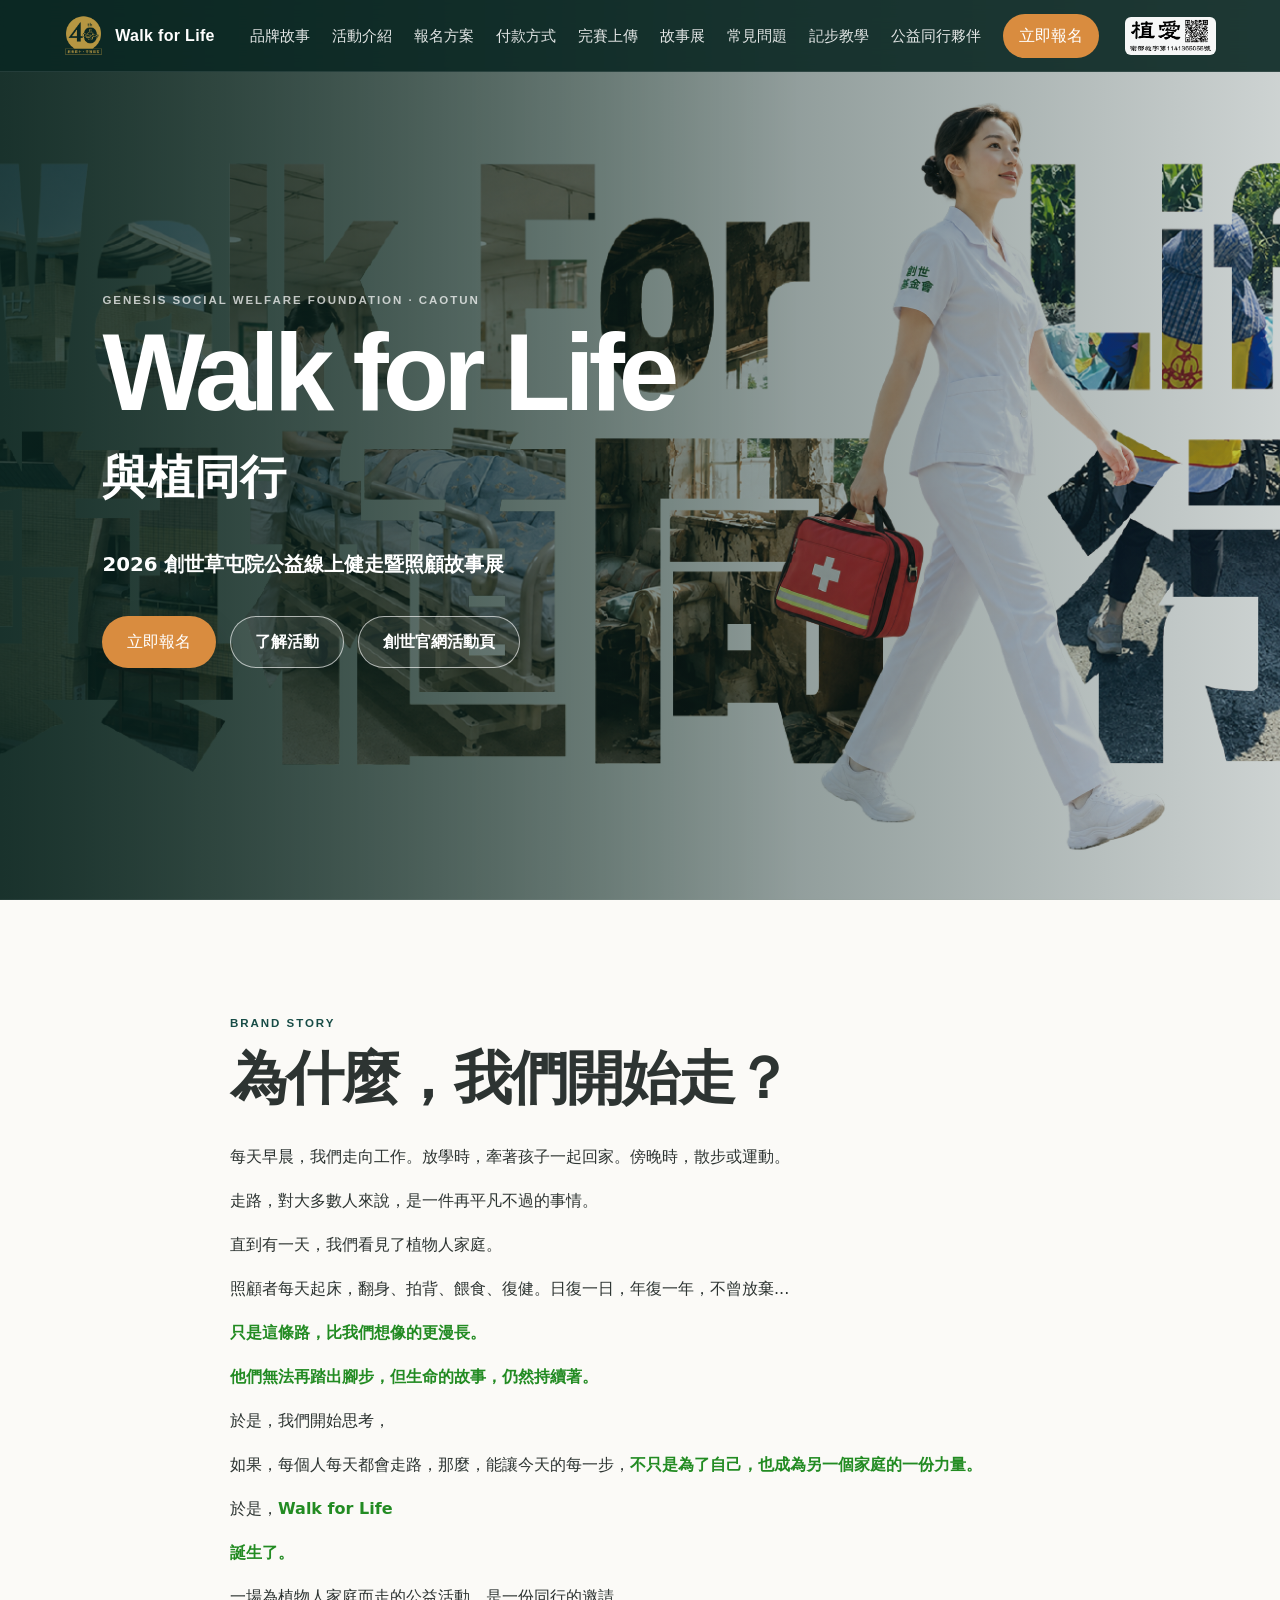
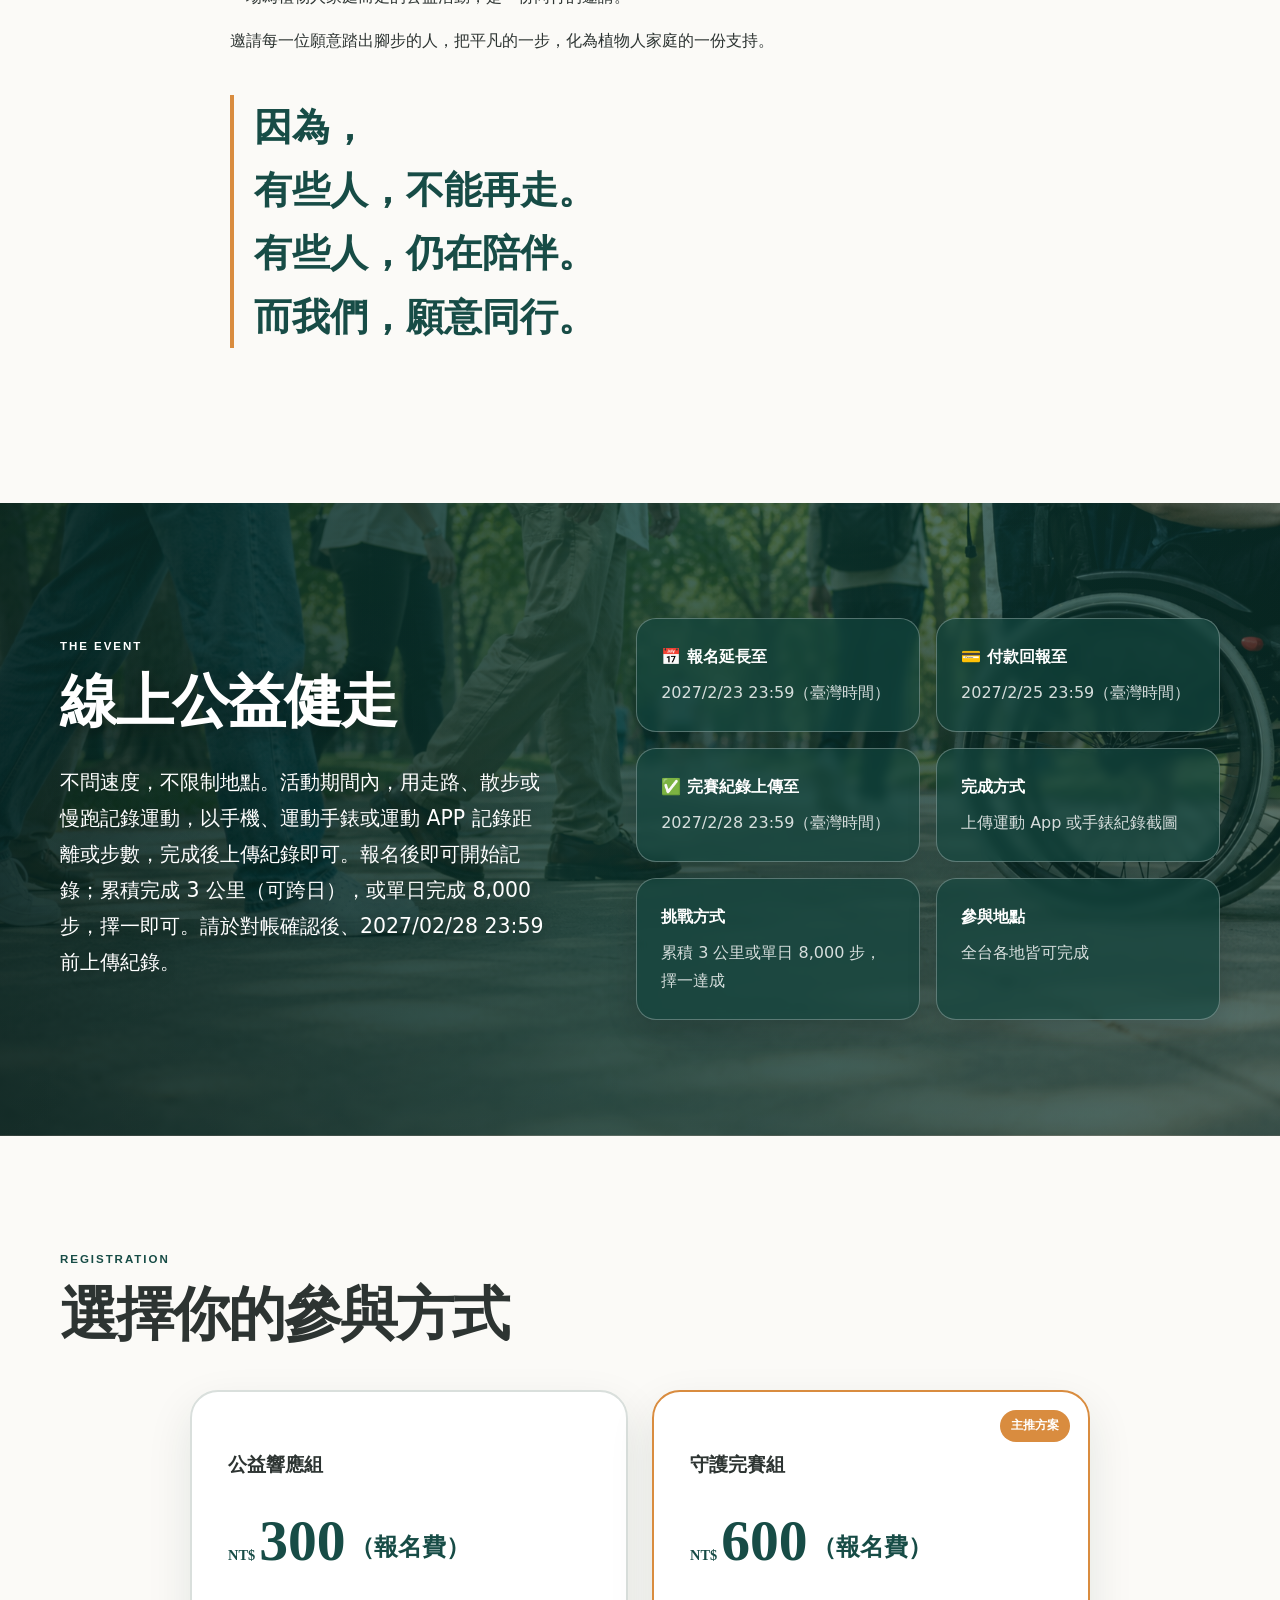
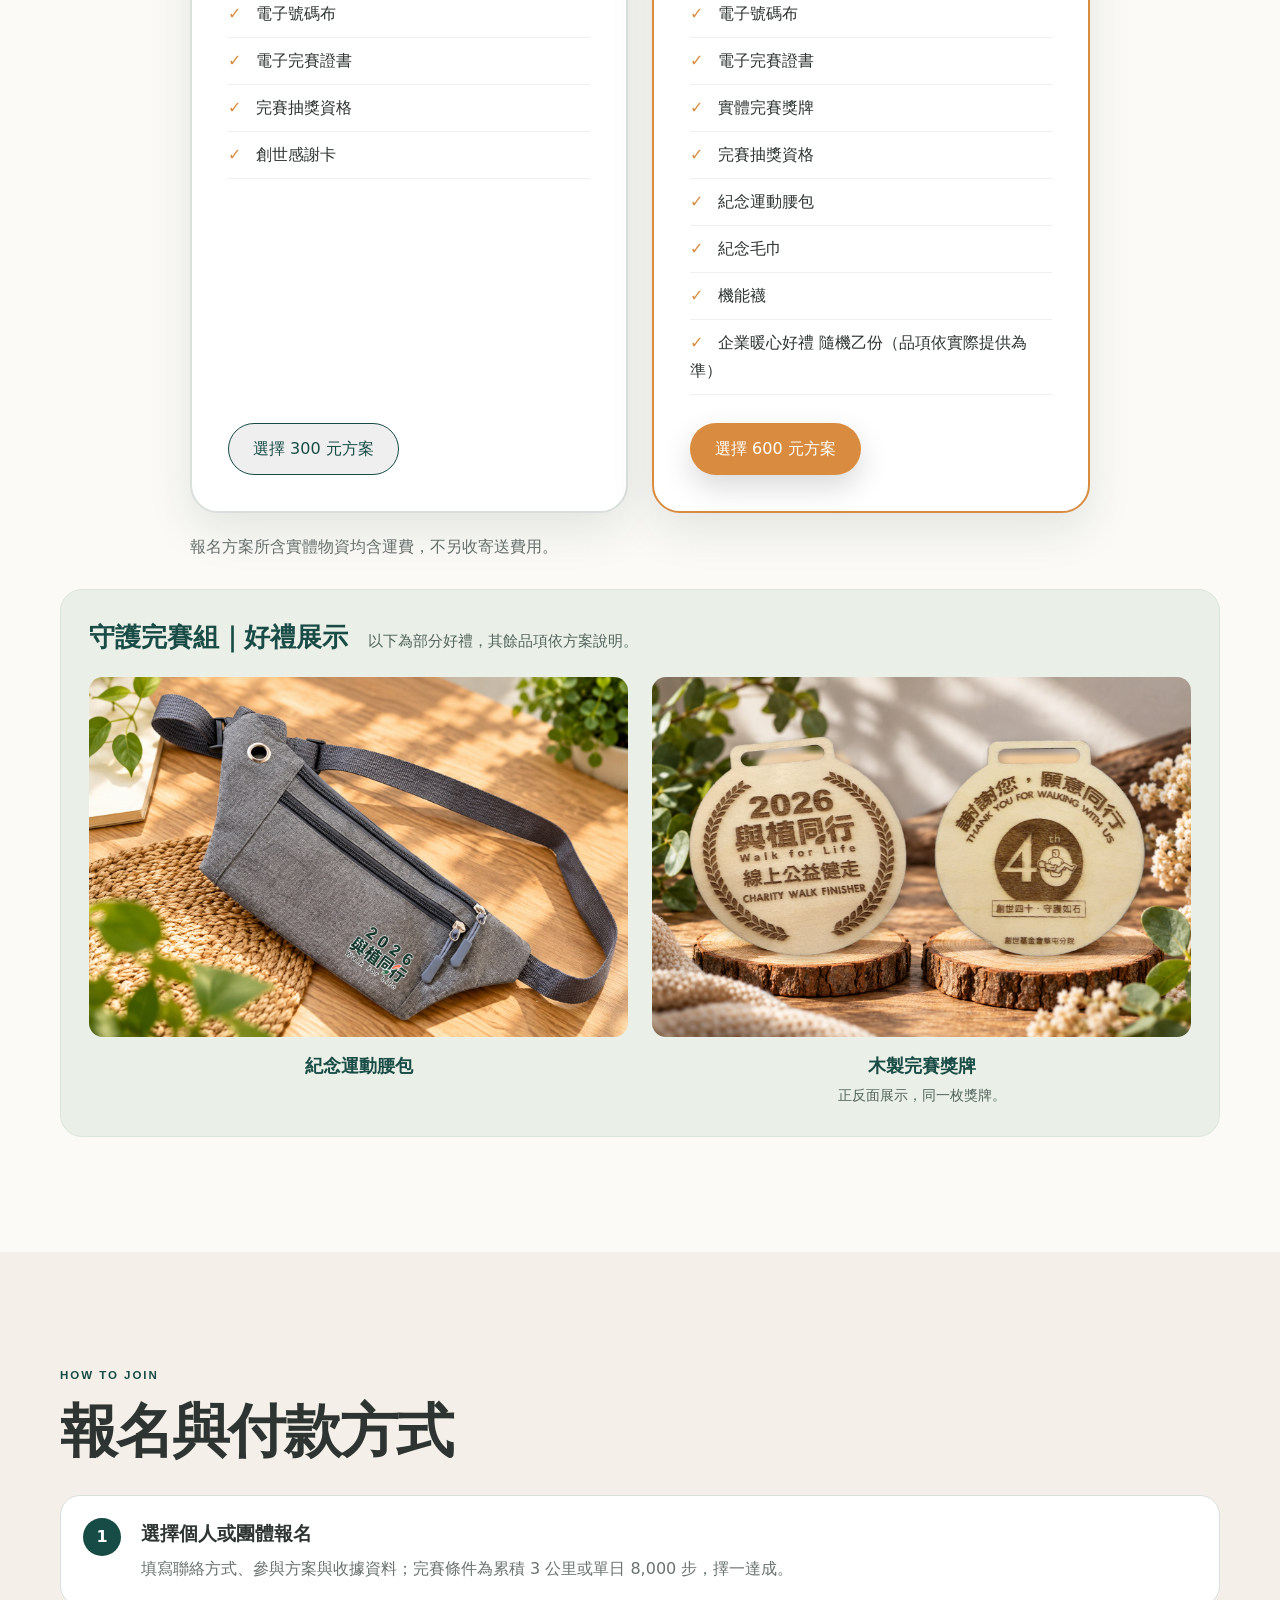
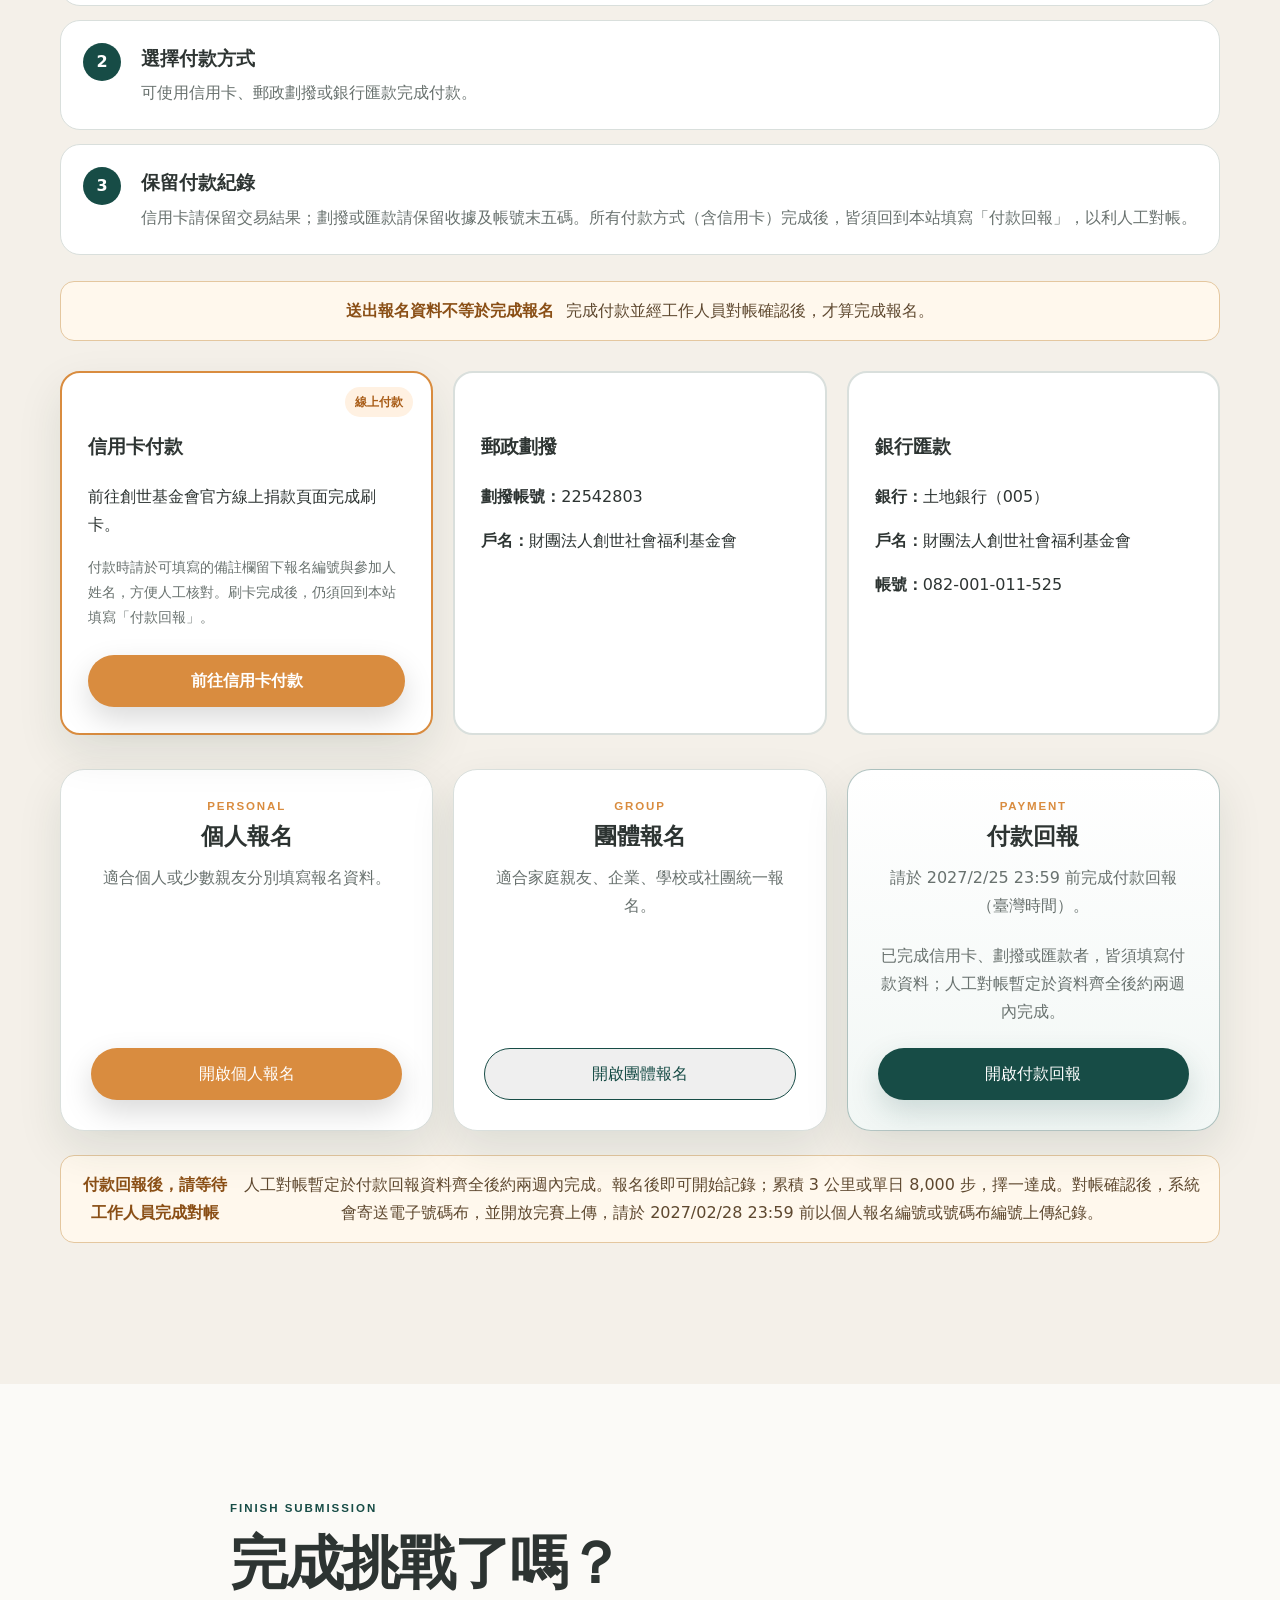
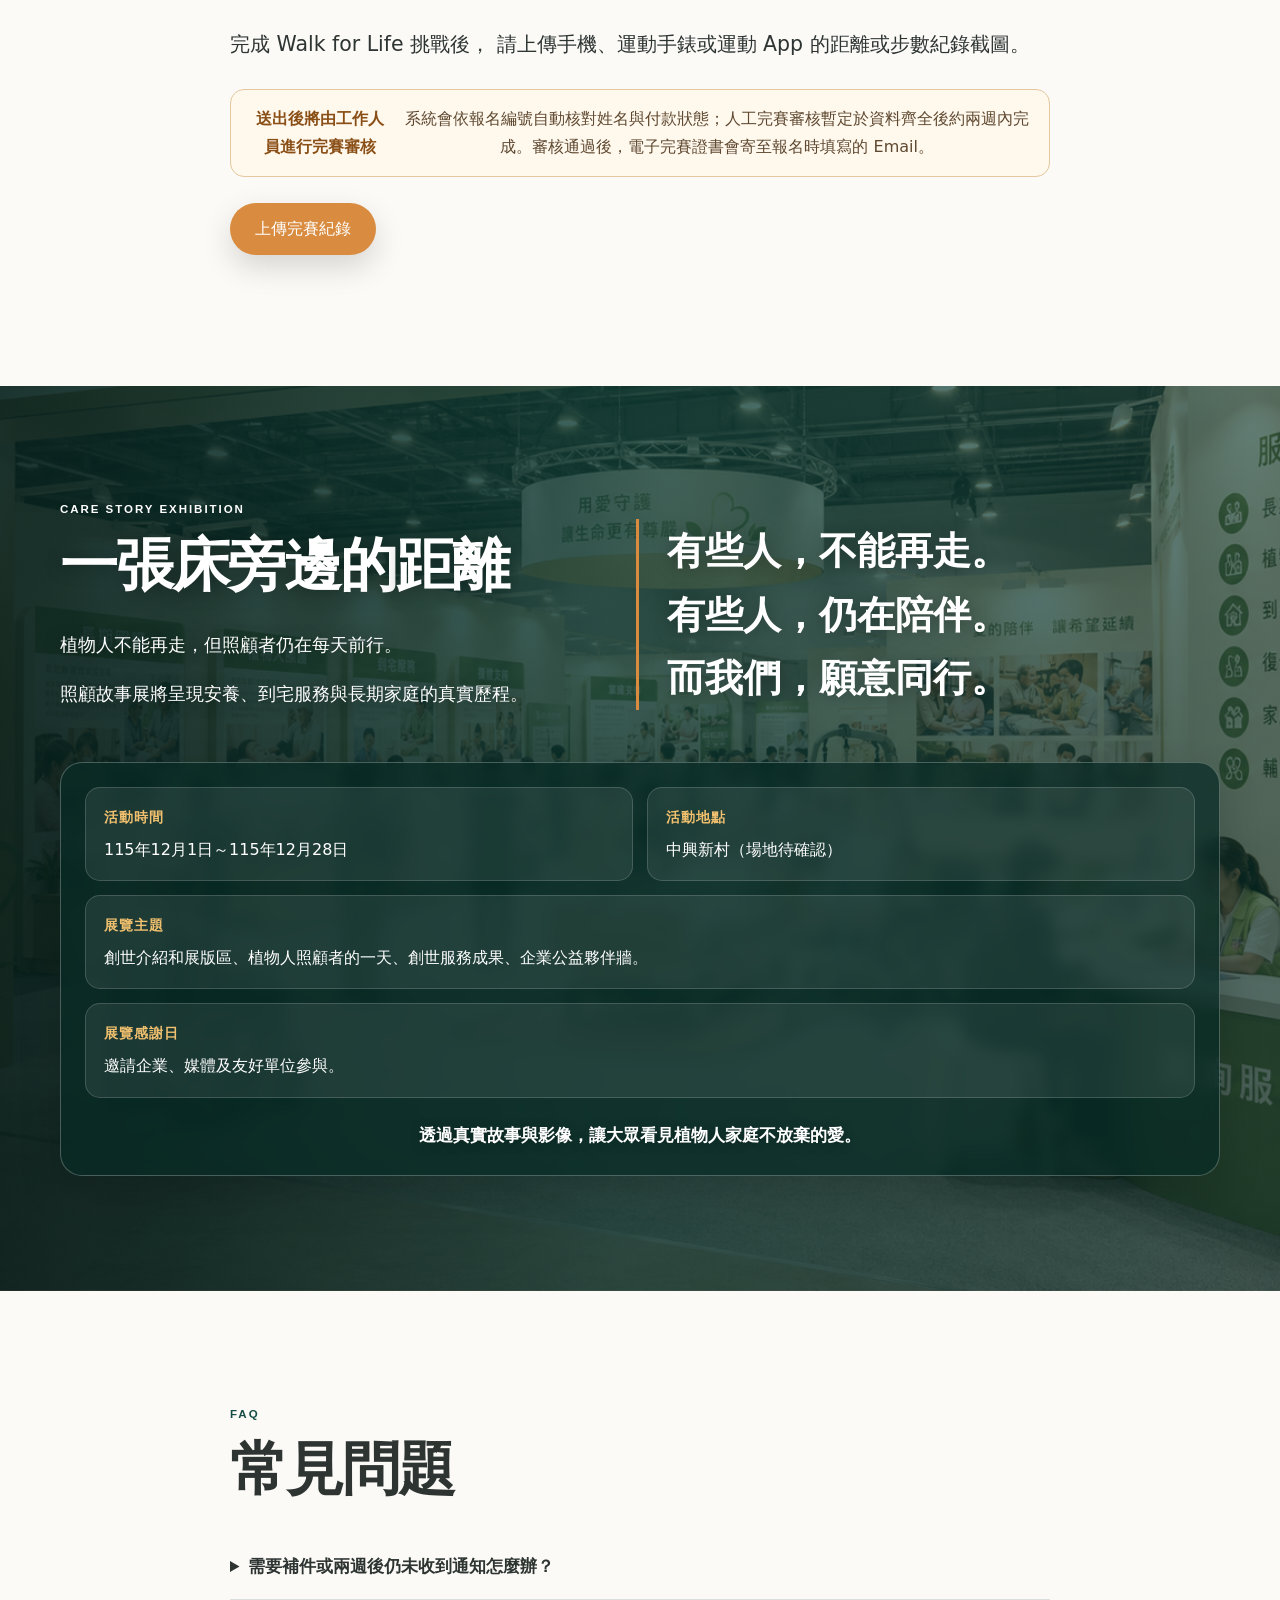
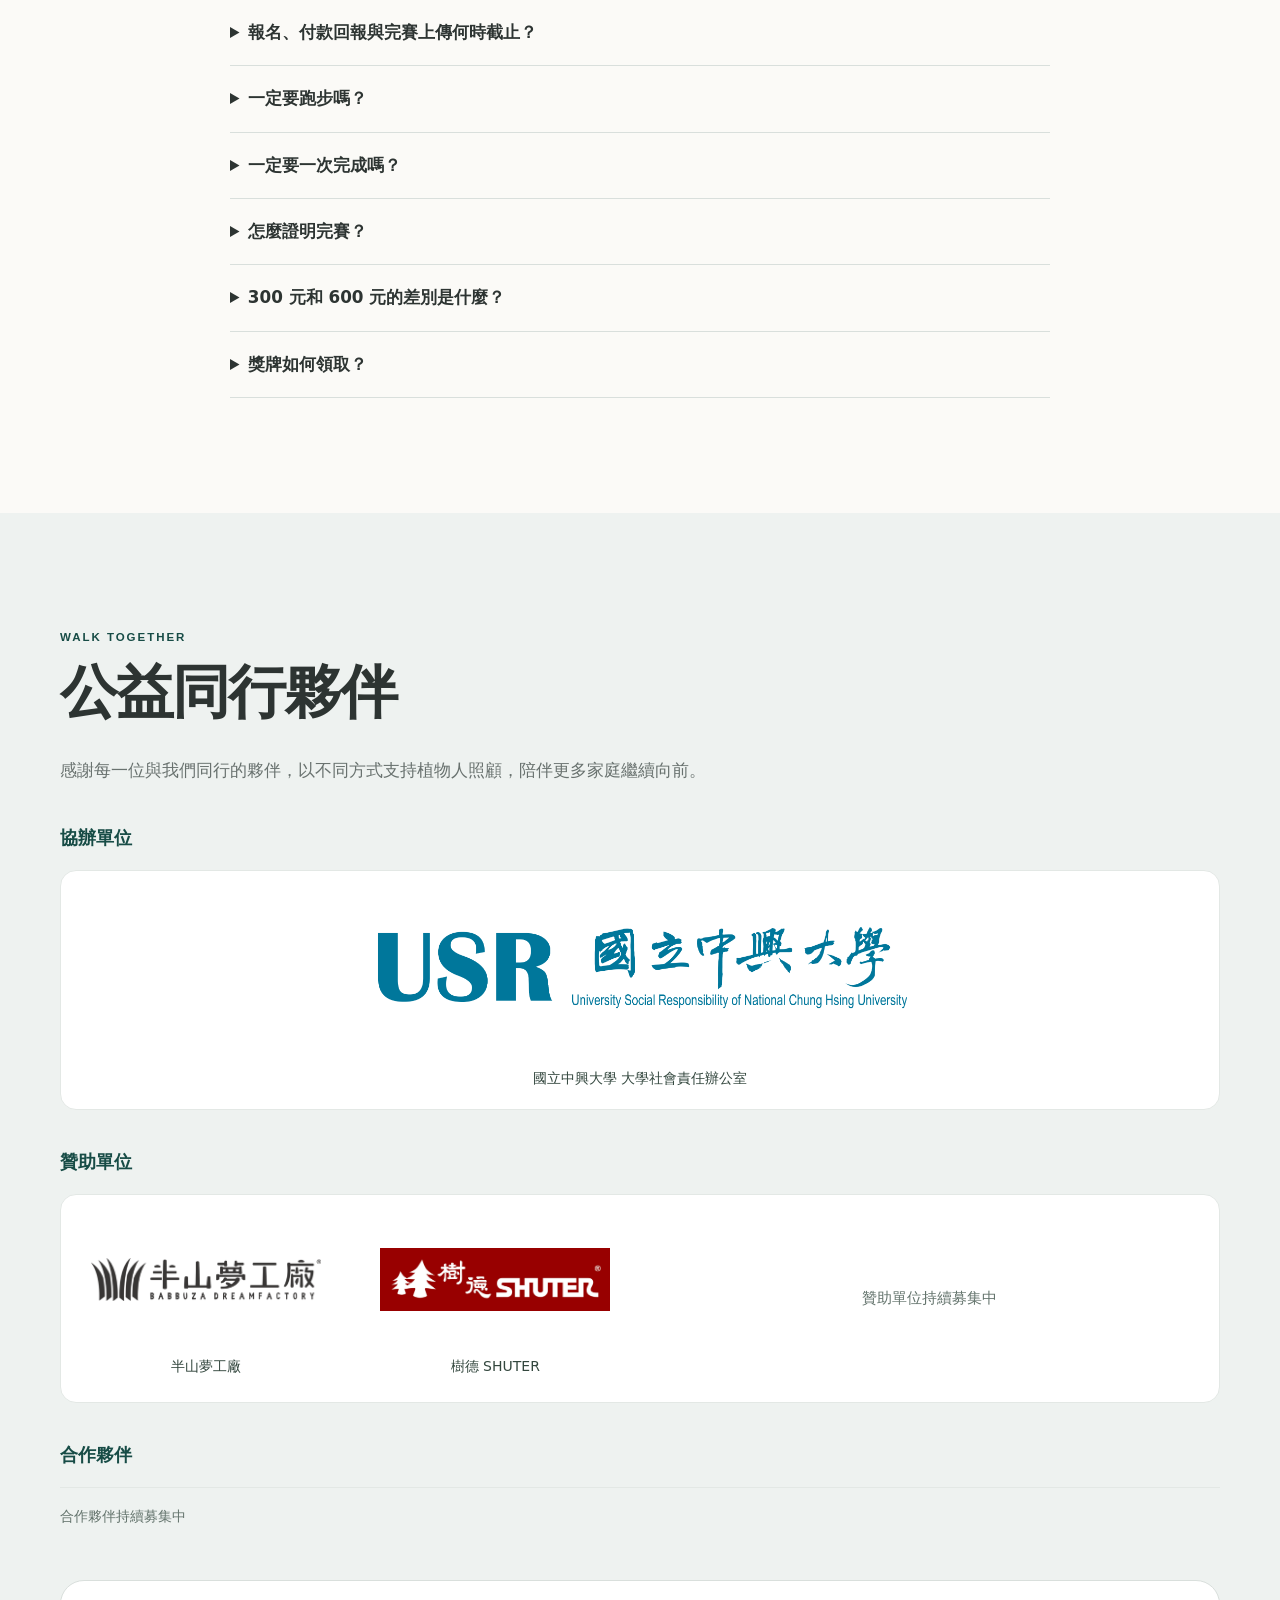
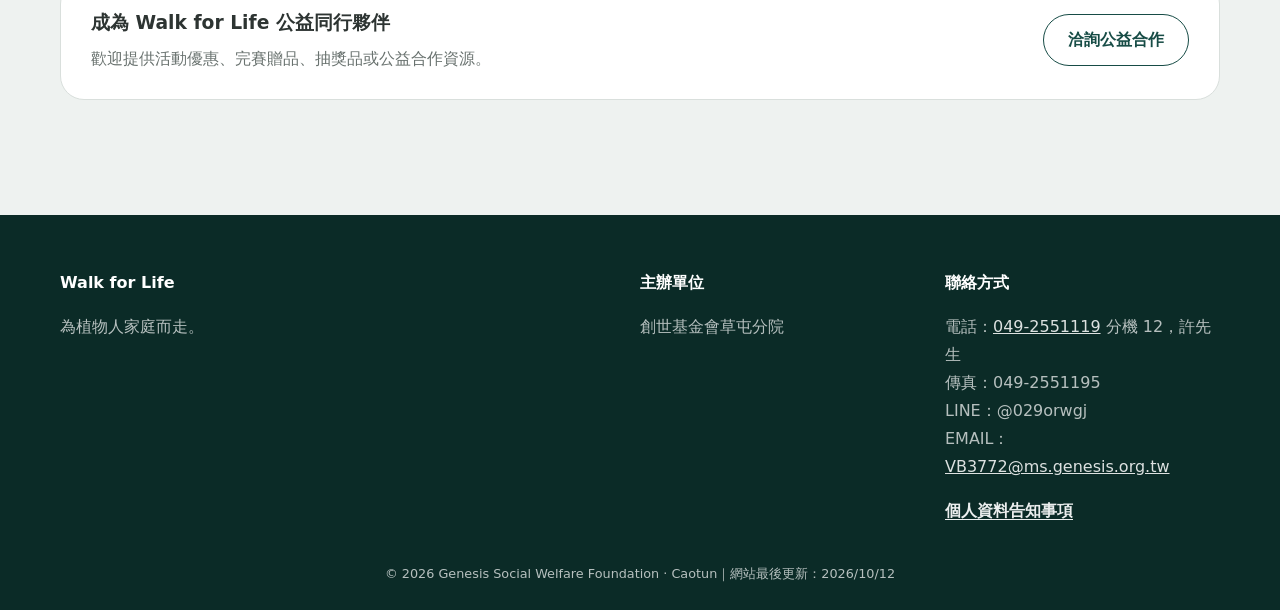
<file: index.html>
<!doctype html>
<html lang="zh-Hant">
<head>
  <meta charset="utf-8" />
  <meta name="viewport" content="width=device-width, initial-scale=1" />
  <meta name="description" content="Walk for Life 與植同行｜2026 創世草屯院公益健走暨照顧故事展" />
  <title>Walk for Life｜與植同行</title>
  <meta name="referrer" content="strict-origin-when-cross-origin" />
  <meta http-equiv="Content-Security-Policy" content="default-src 'self'; base-uri 'self'; object-src 'none'; frame-ancestors 'none'; form-action 'self'; img-src 'self' data:; style-src 'self' 'unsafe-inline' https://fonts.googleapis.com; font-src https://fonts.gstatic.com; script-src 'self'; connect-src 'self' https://script.google.com https://script.googleusercontent.com https://*.googleusercontent.com; upgrade-insecure-requests" />
  <meta property="og:type" content="website" />
  <meta property="og:locale" content="zh_TW" />
  <meta property="og:title" content="Walk for Life｜與植同行" />
  <meta property="og:description" content="2026 創世草屯院線上公益健走，邀請你以累積 3 公里或單日 8,000 步，陪伴植物人家庭繼續前行。" />
  <meta property="og:url" content="https://genesis-caotun.github.io/walk-for-life/" />
  <meta property="og:image" content="https://genesis-caotun.github.io/walk-for-life/hero.png" />
  <meta name="twitter:card" content="summary_large_image" />
  <link rel="preconnect" href="https://fonts.googleapis.com">
  <link rel="preconnect" href="https://fonts.gstatic.com" crossorigin>
  <link href="https://fonts.googleapis.com/css2?family=Montserrat:wght@500;600;700&family=Noto+Sans+TC:wght@400;500;600;700&display=swap" rel="stylesheet">
  <link rel="stylesheet" href="styles-v90.css?v=20260916-approved" />
  <meta name="wfl-api-url" content="https://script.google.com/macros/s/AKfycbzn7OuVpu072gsCGnmEF2qBs8uZLlFrAStnBlTUTHIc-34xmcqWT9v8K2_mCxRIxBUB/exec">

<style id="wfl-v81-critical">
  [hidden]{display:none!important}

  .native-form:not(.active){
    display:none!important;
  }

  .native-form.active{
    display:block!important;
  }

  /* 完賽回報視窗 */
  #finish-modal[aria-hidden="true"]{
    display:none!important;
  }

  #finish-modal[aria-hidden="false"]{
    display:flex!important;
    opacity:1!important;
    visibility:visible!important;
    pointer-events:auto!important;
  }

  /* 付款回報成功頁：預設隱藏付款後操作 */
  .success-actions-payment{
    display:none;
  }

  /* 付款分頁送出成功時，改顯示完賽上傳／回首頁 */
  #form-modal:has(.form-tab[data-form-tab="payment"].active) .success-actions-registration{
    display:none;
  }

  #form-modal:has(.form-tab[data-form-tab="payment"].active) .success-actions-payment{
    display:flex;
  }

  /* 故事展桌機維持單行，手機避免文字溢出 */
  .story-nowrap{
    white-space:nowrap;
    font-size:18px;
  }

  @media (max-width:700px){
    .story-nowrap{
      white-space:normal;
    }
  }


  /* 團體報名 V2：網站直接新增成員 */
  .group-members-section{
    margin-top:28px;
    padding-top:24px;
    border-top:1px solid rgba(23,76,70,.16);
  }
  .group-members-heading{
    display:flex;
    justify-content:space-between;
    align-items:flex-end;
    gap:16px;
    margin-bottom:14px;
  }
  .group-members-heading h4{
    margin:0 0 5px;
    font-size:20px;
    color:#174c46;
  }
  .group-members-heading p{
    margin:0;
    color:#68706c;
    font-size:14px;
  }
  .group-member-summary{
    display:grid;
    grid-template-columns:repeat(4,minmax(0,1fr));
    gap:10px;
    margin:16px 0 20px;
  }
  .group-summary-item{
    background:#f7f3e8;
    border:1px solid rgba(23,76,70,.12);
    border-radius:14px;
    padding:13px 14px;
  }
  .group-summary-item span{
    display:block;
    color:#747a75;
    font-size:12px;
    margin-bottom:3px;
  }
  .group-summary-item strong{
    display:block;
    color:#174c46;
    font-size:18px;
  }
  .group-member-card{
    background:#fff;
    border:1px solid rgba(23,76,70,.16);
    border-radius:18px;
    padding:18px;
    margin-bottom:14px;
    box-shadow:0 5px 18px rgba(25,55,48,.05);
  }
  .group-member-card-header{
    display:flex;
    justify-content:space-between;
    align-items:center;
    gap:12px;
    margin-bottom:16px;
  }
  .group-member-kicker{
    display:block;
    font-family:Montserrat,sans-serif;
    font-size:10px;
    letter-spacing:.16em;
    color:#9a7a43;
    margin-bottom:2px;
  }
  .group-member-card-header h4{
    margin:0;
    color:#174c46;
    font-size:18px;
  }
  .group-member-remove{
    border:0;
    background:transparent;
    color:#9b4a41;
    text-decoration:underline;
    cursor:pointer;
    padding:6px;
    font:inherit;
    font-size:13px;
  }
  .group-member-fields{
    display:grid;
    grid-template-columns:repeat(2,minmax(0,1fr));
    gap:14px;
  }
  .group-add-member-row{
    display:flex;
    justify-content:center;
    margin:18px 0 24px;
  }
  .group-add-member-button{
    min-width:210px;
  }
  .group-members-note{
    font-size:13px;
    color:#68706c;
    line-height:1.7;
    margin:0 0 16px;
  }
  @media (max-width:700px){
    .group-member-summary{grid-template-columns:repeat(2,minmax(0,1fr));}
    .group-member-fields{grid-template-columns:1fr;}
    .group-members-heading{align-items:flex-start;flex-direction:column;}
  }


  .payment-success-note{
    width:100%;
    margin:0 0 14px;
    color:#5f6b66;
    font-size:14px;
    line-height:1.7;
  }

  .price small{
    font-size:.42em;
    font-weight:600;
    margin-left:4px;
    vertical-align:middle;
    white-space:nowrap;
  }

  /* 2026-09-14 修訂：對齊、付款回報及審核時程；待審閱後部署 */
  .plans .plan { display:flex; flex-direction:column; border-width:2px; }
  .plans .plan.featured { transform:none; }
  .plans .plan > .btn { margin-top:auto; align-self:flex-start; }
  .registration-card { display:flex; flex-direction:column; }
  .registration-card > .btn { margin-top:auto; }
  .steps { max-width:none; width:100%; }
  .payment-grid .payment-card { padding-top:58px; border-width:2px; }
  .payment-card .payment-tag { position:absolute; top:14px; right:18px; margin:0; }
  .payment-card > h3 { margin-top:0; }
  .plan-delivery-note { max-width:900px; margin:20px auto 0; color:var(--muted); }
  .success-actions-registration-note { background:#fff5e7; padding:14px; border-radius:12px; }
  #form-modal:has(.form-tab[data-form-tab="payment"].active) .success-actions-registration-note { display:none; }


#finish-form [hidden] { display:none !important; }
</style>
<style>
/* V9.5 公益同行夥伴；協辦滿排，贊助與合作桌機四欄、手機兩欄 */
#partners .wfl-partner-group{margin:36px 0}
#partners .wfl-partner-group h3{font-size:1.15rem;color:var(--green);margin:0 0 16px}
#partners .wfl-partner-grid{display:grid;grid-template-columns:repeat(4,minmax(0,1fr));gap:24px}
#partners .wfl-partner-grid--cohost{grid-template-columns:minmax(0,1fr)}
#partners .wfl-partner-card{margin:0;min-width:0;border:1px solid #e3e8e5;border-radius:16px;background:#fff;padding:20px 16px;text-align:center}
#partners .wfl-partner-logos{min-height:120px;display:flex;flex-direction:column;justify-content:center;align-items:center;gap:18px}
#partners .wfl-partner-logos img{display:block;width:100%;max-width:230px;height:auto;object-fit:contain}
#partners figcaption{font-size:14px;line-height:1.6;margin-top:16px;color:#33473e;overflow-wrap:anywhere}
#partners .wfl-partner-empty{grid-column:1/-1;margin:0;color:#64746d;font-size:14px;padding:16px 0;border-top:1px solid #e3e8e5}
#partners .wfl-partner-grid--cohost .wfl-partner-logos{min-height:160px}
#partners .wfl-partner-grid--cohost img{max-width:560px;max-height:110px}
@media(max-width:767px){
#partners .wfl-partner-grid{grid-template-columns:repeat(2,minmax(0,1fr));gap:12px}
#partners .wfl-partner-grid--cohost{grid-template-columns:minmax(0,1fr)}
#partners .wfl-partner-card{padding:16px 10px;border-radius:12px}
#partners .wfl-partner-logos{min-height:100px;gap:14px}
#partners figcaption{font-size:13px;margin-top:12px}
#partners .wfl-partner-grid--cohost .wfl-partner-logos{min-height:120px}
#partners .wfl-partner-grid--cohost img{max-width:260px;max-height:80px}
}
</style>
<style>
/* V9.5 贊助單位共用白底 */
#partners .wfl-sponsor-panel{background:#fff;border:1px solid #e3e8e5;border-radius:16px;gap:0;overflow:hidden}
#partners .wfl-sponsor-panel .wfl-partner-card{border:0;border-radius:0;background:transparent;padding:24px 16px}
#partners .wfl-sponsor-recruit{grid-column:span 2;margin:0;padding:24px;display:flex;align-items:center;justify-content:center;min-height:160px;text-align:center;color:#64746d;font-size:15px;line-height:1.8}
@media(max-width:767px){
#partners .wfl-sponsor-panel .wfl-partner-card{padding:20px 10px}
#partners .wfl-sponsor-recruit{min-height:72px;padding:16px 12px;border-top:1px solid #edf0ee;font-size:14px}
}
</style>
<style>#payment-reference-field[hidden]{display:none!important}</style>

<style id="wfl-gift-showcase-style">
#plans .gift-showcase{margin-top:28px;padding:28px;background:#eaf0e7;border:1px solid #dce5d9;border-radius:22px;color:#194c46;}
#plans .gift-showcase-header{display:flex;align-items:baseline;gap:20px;flex-wrap:wrap;margin-bottom:20px;}
#plans .gift-showcase-header h3{margin:0;font-size:clamp(20px,2.2vw,26px);line-height:1.5;}
#plans .gift-showcase-header p{margin:0;color:#52645d;font-size:15px;line-height:1.8;}
#plans .gift-showcase-grid{display:grid;grid-template-columns:repeat(2,minmax(0,1fr));gap:24px;}
#plans .gift-showcase figure{margin:0;min-width:0;}
#plans .gift-showcase img{display:block;width:100%;height:auto;aspect-ratio:3/2;object-fit:contain;border-radius:14px;}
#plans .gift-showcase figcaption{text-align:center;margin-top:14px;line-height:1.7;}
#plans .gift-showcase figcaption strong{display:block;font-size:18px;}
#plans .gift-showcase figcaption span{display:block;color:#52645d;font-size:14px;margin-top:3px;}
@media(max-width:640px){
#plans .gift-showcase{padding:18px;margin-top:22px;border-radius:18px;}
#plans .gift-showcase-header{gap:6px;margin-bottom:16px;}
#plans .gift-showcase-grid{grid-template-columns:1fr;gap:24px;}
#plans .gift-showcase figcaption{margin-top:10px;}
}
</style>
</head>
<body>
  <header class="site-header">
    <img class="header-40th-logo" src="wfl-40th-logo.png" alt="創世四十，守護如石，創世基金會四十週年標誌">
    <a href="#top" class="logo">Walk for Life</a>
    <nav class="nav" aria-label="主要導覽">
      <a href="#origin">品牌故事</a>
      <a href="#event">活動介紹</a>
      <a href="#plans">報名方案</a>
      <a href="#register">付款方式</a>
      <a href="#finish">完賽上傳</a>
      <a href="#exhibition">故事展</a>
      <a href="#faq">常見問題</a>
      <a href="step-guide.html" target="_blank" rel="noopener">記步教學</a>
      <a href="#partners">公益同行夥伴</a>
      <button type="button" class="nav-cta nav-button" data-open-form="personal">立即報名</button>
    </nav>
    <button class="menu-toggle" type="button" aria-label="開啟選單" aria-expanded="false">☰</button>
    <img class="header-fundraising-license" src="wfl-fundraising-license.png" alt="植愛，衛部救字第1141365055號">
  </header>

  <main id="top">
    <section class="hero">
      <div class="hero-overlay"></div>

      <div class="hero-content">
        <p class="kicker">GENESIS SOCIAL WELFARE FOUNDATION · CAOTUN</p>
        <h1>Walk for Life</h1>
        <h2>與植同行</h2>
        <p class="event-name">2026 創世草屯院公益線上健走暨照顧故事展</p>
        <div class="hero-actions">
          <button type="button" class="btn btn-primary" data-open-form="personal">立即報名</button>
          <a href="#event" class="btn btn-secondary">了解活動</a>
          <a href="https://www.genesis.org.tw/contents/project_ct?p_id=6718&amp;branch=111" class="btn btn-secondary" target="_blank" rel="noopener noreferrer">創世官網活動頁</a>
        </div>
      </div>
    </section>

    <section id="origin" class="section section-light">
      <div class="container narrow">
        <p class="section-label">BRAND STORY</p>
        <h2 class="section-title">為什麼，我們開始走？</h2>

        <p>每天早晨，我們走向工作。放學時，牽著孩子一起回家。傍晚時，散步或運動。</p>
        <p>走路，對大多數人來說，是一件再平凡不過的事情。</p>

        <p>直到有一天，我們看見了植物人家庭。</p>

        <p>照顧者每天起床，翻身、拍背、餵食、復健。日復一日，年復一年，不曾放棄...</p>
        <p><strong style="color:#228B22;">只是這條路，比我們想像的更漫長。</strong></p>

        <p><strong style="color:#228B22;">他們無法再踏出腳步，但生命的故事，仍然持續著。</strong></p>

        <p>於是，我們開始思考，</p>
        <p>如果，每個人每天都會走路，那麼，能讓今天的每一步，<strong style="color:#228B22;">不只是為了自己，也成為另一個家庭的一份力量。</strong></p>

        <p>於是，<strong style="color:#228B22;">Walk for Life</strong></p>
        <p><strong style="color:#228B22;">誕生了。</strong></p>
        <p>一場為植物人家庭而走的公益活動，是一份同行的邀請。</p>
        <p>邀請每一位願意踏出腳步的人，把平凡的一步，化為植物人家庭的一份支持。</p>

        <blockquote style="color:#174c46;border-left:4px solid #d98c3f;padding-left:20px;margin:40px 0;">
          因為，<br>有些人，不能再走。<br>
          有些人，仍在陪伴。<br>
          而我們，願意同行。
        </blockquote>
      </div>
    </section>

<section id="event" class="section section-green">
      <div class="container split">
        <div>
          <p class="section-label light">THE EVENT</p>
          <h2 class="section-title light">線上公益健走</h2>
          <p class="lead light">不問速度，不限制地點。活動期間內，用走路、散步或慢跑記錄運動，以手機、運動手錶或運動 APP 記錄距離或步數，完成後上傳紀錄即可。報名後即可開始記錄；累積完成 3 公里（可跨日），或單日完成 8,000 步，擇一即可。請於對帳確認後、2027/02/28 23:59 前上傳紀錄。</p>
        </div>
        <div class="info-grid">
          <div class="info-box"><strong>📅 報名延長至</strong><span>2027/2/23 23:59（臺灣時間）</span></div>
          <div class="info-box"><strong>💳 付款回報至</strong><span>2027/2/25 23:59（臺灣時間）</span></div><div class="info-box"><strong>✅ 完賽紀錄上傳至</strong><span>2027/2/28 23:59（臺灣時間）</span></div><div class="info-box"><strong>完成方式</strong><span>上傳運動 App 或手錶紀錄截圖</span></div>
          <div class="info-box"><strong>挑戰方式</strong><span>累積 3 公里或單日 8,000 步，擇一達成</span></div>
          <div class="info-box"><strong>參與地點</strong><span>全台各地皆可完成</span></div>
        </div>
      </div>
    </section>

    <section id="plans" class="section section-light">
      <div class="container">
        <p class="section-label">REGISTRATION</p>
        <h2 class="section-title">選擇你的參與方式</h2>
        <div class="plans">
          <article class="plan">
            <p class="plan-name">公益響應組</p>
            <p class="price"><span>NT$</span>300<small>（報名費）</small></p>
            <ul class="benefit-list">
              <li class="included">電子號碼布</li>
              <li class="included">電子完賽證書</li>
              <li class="included">完賽抽獎資格</li>
              <li class="included">創世感謝卡</li>
            </ul>
            <button type="button" class="btn btn-outline" data-open-form="personal" data-plan-value="公益響應組300元">選擇 300 元方案</button>
          </article>
          <article class="plan featured">
            <span class="badge">主推方案</span>
            <p class="plan-name">守護完賽組</p>
            <p class="price"><span>NT$</span>600<small>（報名費）</small></p>
            <ul class="benefit-list">
              <li class="included">電子號碼布</li>
              <li class="included">電子完賽證書</li>
              <li class="included">實體完賽獎牌</li>
              <li class="included">完賽抽獎資格</li>
              <li class="included">紀念運動腰包</li><li class="included">紀念毛巾</li><li class="included">機能襪</li><li class="included">企業暖心好禮 隨機乙份（品項依實際提供為準）</li>
            </ul>
            <button type="button" class="btn btn-primary" data-open-form="personal" data-plan-value="守護完賽組600元">選擇 600 元方案</button>
          </article>
        </div>
        <p class="plan-delivery-note">報名方案所含實體物資均含運費，不另收寄送費用。</p>
        <div class="gift-showcase" role="region" aria-labelledby="gift-showcase-title">
          <div class="gift-showcase-header">
            <h3 id="gift-showcase-title">守護完賽組｜好禮展示</h3>
            <p>以下為部分好禮，其餘品項依方案說明。</p>
          </div>
          <div class="gift-showcase-grid">
            <figure>
              <img src="wfl-gift-bag.png" alt="灰色與植同行紀念運動腰包展示" width="1536" height="1024" loading="lazy" decoding="async">
              <figcaption><strong>紀念運動腰包</strong></figcaption>
            </figure>
            <figure>
              <img src="wfl-gift-medal.jpg" alt="與植同行木製完賽獎牌正反面展示，同一枚獎牌" width="1536" height="1024" loading="lazy" decoding="async">
              <figcaption><strong>木製完賽獎牌</strong><span>正反面展示，同一枚獎牌。</span></figcaption>
            </figure>
          </div>
        </div>
      </div>
    </section>

    <section id="register" class="section section-cream">
      <div class="container">
        <p class="section-label">HOW TO JOIN</p>
        <h2 class="section-title">報名與付款方式</h2>
        <div class="steps">
          <div class="step"><span>1</span><div><h3>選擇個人或團體報名</h3><p>填寫聯絡方式、參與方案與收據資料；完賽條件為累積 3 公里或單日 8,000 步，擇一達成。</p></div></div>
          <div class="step"><span>2</span><div><h3>選擇付款方式</h3><p>可使用信用卡、郵政劃撥或銀行匯款完成付款。</p></div></div>
          <div class="step"><span>3</span><div><h3>保留付款紀錄</h3><p>信用卡請保留交易結果；劃撥或匯款請保留收據及帳號末五碼。所有付款方式（含信用卡）完成後，皆須回到本站填寫「付款回報」，以利人工對帳。</p></div></div>
        </div>

        <div class="registration-status-notice" role="note">
          <strong>送出報名資料不等於完成報名</strong>
          <span>完成付款並經工作人員對帳確認後，才算完成報名。</span>
        </div>

        <div class="payment-grid payment-grid-three">
          <article class="payment-card payment-card-highlight">
            <span class="payment-tag">線上付款</span>
            <h3>信用卡付款</h3>
            <p>前往創世基金會官方線上捐款頁面完成刷卡。</p>
            <p class="payment-hint">付款時請於可填寫的備註欄留下報名編號與參加人姓名，方便人工核對。刷卡完成後，仍須回到本站填寫「付款回報」。</p>
            <a href="https://www.genesis.org.tw/contents/project_ct?p_id=6718&amp;branch=111" class="btn btn-primary payment-button" target="_blank" rel="noopener">前往信用卡付款</a>
          </article>
          <article class="payment-card">
            <h3>郵政劃撥</h3>
            <p><strong>劃撥帳號：</strong>22542803</p>
            <p><strong>戶名：</strong>財團法人創世社會福利基金會</p>
          </article>
          <article class="payment-card">
            <h3>銀行匯款</h3>
            <p><strong>銀行：</strong>土地銀行（005）</p>
            <p><strong>戶名：</strong>財團法人創世社會福利基金會</p>
            <p><strong>帳號：</strong>082-001-011-525</p>
          </article>
        </div>

        <div class="registration-actions registration-actions-three">
          <article class="registration-card">
            <p class="registration-type">PERSONAL</p>
            <h3>個人報名</h3>
            <p>適合個人或少數親友分別填寫報名資料。</p>
            <button type="button" class="btn btn-primary" data-open-form="personal">開啟個人報名</button>
          </article>
          <article class="registration-card">
            <p class="registration-type">GROUP</p>
            <h3>團體報名</h3>
            <p>適合家庭親友、企業、學校或社團統一報名。</p>
            <button type="button" class="btn btn-outline" data-open-form="group">開啟團體報名</button>
          </article>
          <article class="registration-card payment-report-card">
            <p class="registration-type">PAYMENT</p>
            <h3>付款回報</h3><p>請於 2027/2/25 23:59 前完成付款回報（臺灣時間）。</p>
            <p>已完成信用卡、劃撥或匯款者，皆須填寫付款資料；人工對帳暫定於資料齊全後約兩週內完成。</p>
            <button type="button" class="btn btn-dark" data-open-form="payment">開啟付款回報</button>
          </article>
        </div>

        <div class="registration-status-notice" role="note" style="margin-top:24px;">
          <strong>付款回報後，請等待工作人員完成對帳</strong>
          <span>人工對帳暫定於付款回報資料齊全後約兩週內完成。報名後即可開始記錄；累積 3 公里或單日 8,000 步，擇一達成。對帳確認後，系統會寄送電子號碼布，並開放完賽上傳，請於 2027/02/28 23:59 前以個人報名編號或號碼布編號上傳紀錄。</span>
        </div>
      </div>
    </section>

<section id="finish" class="section section-light">
  <div class="container narrow">
    <p class="section-label">FINISH SUBMISSION</p>
    <h2 class="section-title">完成挑戰了嗎？</h2>

    <p class="lead">
      完成 Walk for Life 挑戰後，
      請上傳手機、運動手錶或運動 App 的距離或步數紀錄截圖。
    </p>

    <div class="registration-status-notice" role="note">
      <strong>送出後將由工作人員進行完賽審核</strong>
      <span>系統會依報名編號自動核對姓名與付款狀態；人工完賽審核暫定於資料齊全後約兩週內完成。審核通過後，電子完賽證書會寄至報名時填寫的 Email。</span>
    </div>

    <p style="margin-top:24px;">
      <button type="button"
              class="btn btn-primary"
              data-open-finish>
        上傳完賽紀錄
      </button>
    </p>
  </div>
</section>
    <section id="exhibition" class="section section-story">
      <div class="container split">
        <div class="story-copy">
          <p class="section-label light">CARE STORY EXHIBITION</p>
          <h2 class="section-title light">一張床旁邊的<span style="white-space:nowrap;">距離</span></h2>
          <p class="lead light story-nowrap">植物人不能再走，但照顧者仍在每天前行。</p>
          <p class="lead light story-nowrap">照顧故事展將呈現安養、到宅服務與長期家庭的真實歷程。</p>
          
        </div>
        <blockquote>
          有些人，不能再走。<br>
          有些人，仍在陪伴。<br>
          而我們，願意同行。
        </blockquote>
      </div>

      <div class="container exhibition-details" aria-label="植物人照顧故事展活動資訊">
        <div class="exhibition-detail-item">
          <strong>活動時間</strong>
          <span>115年12月1日～115年12月28日</span>
        </div>
        <div class="exhibition-detail-item">
          <strong>活動地點</strong>
          <span>中興新村（場地待確認）</span>
        </div>
        <div class="exhibition-detail-item exhibition-detail-wide">
          <strong>展覽主題</strong>
          <span>創世介紹和展版區、植物人照顧者的一天、創世服務成果、企業公益夥伴牆。</span>
        </div>
        <div class="exhibition-detail-item exhibition-detail-wide">
          <strong>展覽感謝日</strong>
          <span>邀請企業、媒體及友好單位參與。</span>
        </div>
        <p class="exhibition-message">透過真實故事與影像，讓大眾看見植物人家庭不放棄的愛。</p>
      </div>
    </section>

    <section id="faq" class="section section-light">
      <div class="container narrow">
        <p class="section-label">FAQ</p>
        <h2 class="section-title">常見問題</h2>
<details><summary>需要補件或兩週後仍未收到通知怎麼辦？</summary><p>如審核需要補件，或資料送出兩週後仍未收到通知，請撥 <a href="tel:0492551119">049-2551119</a> 分機 12，洽許先生，並提供報名編號。</p></details>
<details><summary>報名、付款回報與完賽上傳何時截止？</summary><p>報名至 2027/2/23、付款回報至 2027/2/25、完賽紀錄上傳至 2027/2/28，各截止日均為當日 23:59（臺灣時間）。報名後即可開始累積里程。</p></details>
        <details>
          <summary>一定要跑步嗎？</summary>
          <p>不用。散步、健走、慢跑都可以，重點是完成累積 3 公里或單日 8,000 步的其中一項挑戰。</p>
        </details>
        <details>
          <summary>一定要一次完成嗎？</summary>
          <p>距離挑戰可分次、跨日累積至 3 公里；步數挑戰須於同一天完成 8,000 步，不可跨日相加。兩者擇一即可。</p>
        </details>
        <details>
          <summary>怎麼證明完賽？</summary>
          <p>上傳手機、運動手錶或運動 App 的距離紀錄截圖即可。</p>
        </details>
        <details>
          <summary>300 元和 600 元的差別是什麼？</summary>
          <p>公益響應組 300 元含電子號碼布、電子完賽證書、完賽抽獎資格及創世感謝卡；守護完賽組 600 元則含電子號碼布、電子完賽證書、實體完賽獎牌、完賽抽獎資格、紀念運動腰包、紀念毛巾、機能襪及企業暖心好禮 隨機乙份（品項依實際提供為準）。</p>
        </details>
        <details>
          <summary>獎牌如何領取？</summary>
          <p>完成挑戰並通過審核後，依活動公告採統一寄送或指定地點自取。報名方案所含實體物資均含運費，不另收寄送費用；寄送及領取時間另行公告。</p>
        </details>
      </div>
    </section>

    <section id="partners" class="section section-partners">
      <div class="container">
        <p class="section-label">WALK TOGETHER</p>
        <h2 class="section-title">公益同行夥伴</h2>
        <p class="partners-intro">感謝每一位與我們同行的夥伴，以不同方式支持植物人照顧，陪伴更多家庭繼續向前。</p>
        <div class="wfl-partner-group">
          <h3>協辦單位</h3>
          <div class="wfl-partner-grid wfl-partner-grid--cohost">
            <figure class="wfl-partner-card">
              <div class="wfl-partner-logos">
                <img src="[data-uri]" alt="國立中興大學 大學社會責任辦公室" width="2047" height="422" loading="lazy" decoding="async">
              </div>
              <figcaption>國立中興大學 大學社會責任辦公室</figcaption>
            </figure>
          </div>
        </div>
        <div class="wfl-partner-group">
          <h3>贊助單位</h3>
          <div class="wfl-partner-grid wfl-sponsor-panel">
            <figure class="wfl-partner-card">
              <div class="wfl-partner-logos">
                <img src="[data-uri]" alt="半山夢工廠 BABBUZA DREAMFACTORY" width="1894" height="355" loading="lazy">
              </div>
              <figcaption>半山夢工廠</figcaption>
            </figure>
            <figure class="wfl-partner-card">
              <div class="wfl-partner-logos">
                <img src="[data-uri]" alt="樹德 SHUTER" width="2048" height="566" loading="lazy">
              </div>
              <figcaption>樹德 SHUTER</figcaption>
            </figure>
            <p class="wfl-sponsor-recruit">贊助單位持續募集中</p>
          </div>
        </div>
        <div class="wfl-partner-group">
          <h3>合作夥伴</h3>
          <div class="wfl-partner-grid"><p class="wfl-partner-empty">合作夥伴持續募集中</p></div>
        </div>
        <div class="partner-cta">
          <div>
            <h3>成為 Walk for Life 公益同行夥伴</h3>
            <p>歡迎提供活動優惠、完賽贈品、抽獎品或公益合作資源。</p>
          </div>
          <a href="mailto:VB3772@ms.genesis.org.tw" class="btn btn-outline">洽詢公益合作</a>
        </div>
      </div>
    </section>
  </main>


  <div class="privacy-modal" id="privacy-modal" aria-hidden="true">
    <div class="privacy-modal-backdrop" data-close-privacy></div>
    <section class="privacy-dialog" role="dialog" aria-modal="true" aria-labelledby="privacy-title">
      <header class="privacy-dialog-header">
        <div>
          <p class="form-dialog-kicker">PRIVACY NOTICE</p>
          <h2 id="privacy-title" tabindex="-1">個人資料蒐集、處理及利用告知事項</h2>
        </div>
        <button type="button" class="form-close" aria-label="關閉個資告知事項" data-close-privacy>×</button>
      </header>
      <div class="privacy-content">
        <p>財團法人創世社會福利基金會（以下簡稱本會）為辦理 Walk for Life 活動，依個人資料保護法第 8 條，向您告知下列事項：</p>
        <ol>
          <li><strong>蒐集單位：</strong>財團法人創世社會福利基金會（承辦單位：草屯分院）。</li>
          <li><strong>蒐集目的：</strong>活動報名管理、身分與聯絡確認、報名費或捐款之對帳、開立捐款收據、物資或獎牌寄送、參加者服務、活動通知、客服及申訴處理、活動成果統計分析、公益宣導及依法令辦理相關行政與會計作業。</li>
          <li><strong>蒐集資料類別：</strong>姓名、性別、出生日期或年份、電話、電子郵件、地址、團體或機構資訊、報名方案、收據資料、付款日期／方式／金額／識別碼、備註，以及後續完賽審核所需的運動紀錄。團體報名另包含團體成員姓名、電子郵件、出生年份及報名方案；其中成員電子郵件與出生年份為非必填資料。</li>
          <li><strong>利用期間：</strong>活動辦理期間及完成報名、對帳、寄送、客服、會計與法令保存義務所必要期間；目的消失或保存期限屆滿後，將依法刪除、停止利用或去識別化。</li>
          <li><strong>利用地區：</strong>中華民國境內，以及本會所使用之 Google 雲端服務依法提供資料處理與備援的地區。</li>
          <li><strong>利用對象：</strong>本會及經授權之工作人員、必要之資訊／雲端、寄送、會計或付款協力單位，以及依法有權調取資料之機關。</li>
          <li><strong>利用方式：</strong>以網站、電子郵件、電話、通訊軟體、紙本、雲端系統及郵寄等自動化或非自動化方式處理與利用。</li>
          <li><strong>您的權利：</strong>您得依《個人資料保護法》第3條規定，行使查詢或請求閱覽、請求製給複製本、請求補充或更正、請求停止蒐集、處理或利用，以及請求刪除等權利。請洽草屯分院，電話 049-2551119，或寄信至 VB3772@ms.genesis.org.tw。</li>
          <li><strong>不提供資料之影響：</strong>您可自由選擇是否提供；若未提供報名必填資料，本會可能無法完成報名、對帳、收據、寄送或後續聯繫。</li>
          <li><strong>團體報名特別說明：</strong>團體聯絡人填寫其他成員資料前，應先完成必要告知並取得合法同意或授權；請勿填寫本活動不需要的敏感資料。</li>
        </ol>
        <p class="privacy-note">本網站不會要求您在 GitHub Pages 頁面輸入信用卡卡號；信用卡付款仍由創世基金會官方捐款頁面處理。</p>
        <div class="privacy-actions">
          <button type="button" class="btn btn-primary privacy-accept-button" data-accept-privacy>我已閱讀並同意</button>
        </div>
      </div>
    </section>
  </div>

  <div class="form-modal" id="form-modal" aria-hidden="true">
    <div class="form-modal-backdrop" data-close-form></div>
    <section class="form-dialog form-dialog-native" role="dialog" aria-modal="true" aria-labelledby="form-dialog-title">
      <header class="form-dialog-header">
        <div>
          <p class="form-dialog-kicker">WALK FOR LIFE 2026</p>
          <h2 id="form-dialog-title">線上報名</h2>
        </div>
        <button type="button" class="form-close" aria-label="關閉報名視窗" data-close-form>×</button>
      </header>
      <nav class="form-tabs" aria-label="選擇表單">
        <button type="button" class="form-tab active" data-form-tab="personal">個人報名</button>
        <button type="button" class="form-tab" data-form-tab="group">團體報名</button>
        <button type="button" class="form-tab" data-form-tab="payment">付款回報</button>
      </nav>

      <div class="native-form-shell">
        <div class="form-progress" aria-hidden="true"><span></span><span></span><span></span></div>
        <div id="form-alert" class="form-alert" role="alert" hidden></div>

        <form id="personal-form" class="native-form active" data-form-type="personal">
          <div class="form-intro"><h3>個人報名</h3><p>填寫完成後，系統會立即產生報名編號並寄送付款資訊。</p></div>
          <div class="field-grid two-col">
            <label class="field"><span>姓名 *</span><input name="name" required maxlength="50" autocomplete="name"></label>
            <label class="field"><span>性別 *</span><select name="gender" required><option value="">請選擇</option><option>男</option><option>女</option><option>其他／不透露</option></select></label>
            <label class="field"><span>出生年月日 *</span><input type="date" name="birthDate" required></label>
            <label class="field"><span>手機號碼／電話 *</span><input name="phone" required maxlength="20" inputmode="tel" autocomplete="tel" pattern="[0-9+()\- ]{7,20}"></label>
            <label class="field full"><span>電子郵件 *</span><input type="email" name="email" required maxlength="120" autocomplete="email"></label>
            <label class="field full"><span>收件地址 *</span><input name="address" required maxlength="200" autocomplete="street-address"></label>
          </div>
          <fieldset class="choice-field"><legend>報名方案 *</legend>
            <label class="choice-card"><input type="radio" name="plan" value="公益響應組300元" required><span><strong>公益響應組</strong><small>NT$ 300（報名費）｜電子號碼布、電子完賽證書、完賽抽獎資格、創世感謝卡</small></span></label>
            <label class="choice-card"><input type="radio" name="plan" value="守護完賽組600元" required><span><strong>守護完賽組</strong><small>NT$ 600（報名費）｜電子號碼布、電子完賽證書、實體完賽獎牌、完賽抽獎資格、紀念運動腰包、紀念毛巾、機能襪、企業暖心好禮 隨機乙份（品項依實際提供為準）</small></span></label>
          </fieldset>
          <div class="field-grid two-col">
            <label class="field"><span>是否需要捐款收據</span><select name="receipt"><option>不需要</option><option>需要</option></select></label>
            <label class="field"><span>收據抬頭</span><input name="receiptTitle" maxlength="100" placeholder="需要收據時填寫"></label>
            <label class="field full"><span>其他備註</span><textarea name="note" rows="3" maxlength="500"></textarea></label>
          </div>
          <label class="consent"><input type="checkbox" name="newsConsent" value="是"><span>我願意收到創世基金會草屯院最新活動資訊（非報名必要條件）</span></label>
          <div class="consent-row">
            <label class="consent"><input type="checkbox" name="privacyConsent" value="同意" required><span>我已閱讀並同意</span></label>
            <button type="button" class="privacy-link" data-open-privacy>個人資料蒐集、處理及利用告知事項</button>
          </div>
          <label class="hp-field" aria-hidden="true">請勿填寫<input name="website" tabindex="-1" autocomplete="off"></label>
          <button class="btn btn-primary submit-button" type="submit">送出個人報名</button>
        </form>

        <form id="group-form" class="native-form" data-form-type="group" hidden>
          <div class="form-intro group-intro">
            <div>
              <h3>團體報名</h3>
              <p>先填寫團體聯絡資料，再於下方逐位新增成員。系統會自動計算團體人數、各方案人數及應繳總額，不需另外上傳 Excel 名冊。</p>
            </div>
          </div>

          <div class="field-grid two-col">
            <label class="field full"><span>團體名稱 *</span><input name="groupName" required maxlength="100"></label>
            <label class="field"><span>團體類型 *</span><select name="groupType" required><option value="">請選擇</option><option>企業</option><option>學校</option><option>社區／社團</option><option>家庭親友</option><option>其他</option></select></label>
            <label class="field"><span>團體聯絡人姓名 *</span><input name="contactName" required maxlength="50" autocomplete="name"></label>
            <label class="field"><span>聯絡電話 *</span><input name="phone" required maxlength="20" inputmode="tel" autocomplete="tel" pattern="[0-9+()\- ]{7,20}"></label>
            <label class="field"><span>聯絡人電子郵件 *</span><input type="email" name="email" required maxlength="120" autocomplete="email"></label>
            <label class="field full"><span>統一收件地址 *</span><input name="address" required maxlength="200" autocomplete="street-address"></label>
          </div>

          <section class="group-members-section" aria-labelledby="group-members-title">
            <div class="group-members-heading">
              <div>
                <h4 id="group-members-title">團體成員</h4>
                <p>姓名與報名方案為必填；成員 Email、出生年份可依實際需要填寫。</p>
              </div>
            </div>

            <div class="group-member-summary" aria-live="polite">
              <div class="group-summary-item"><span>目前人數</span><strong><span id="group-member-count">1</span> 人</strong></div>
              <div class="group-summary-item"><span>公益響應組</span><strong><span id="group-plan300-count">0</span> 人</strong></div>
              <div class="group-summary-item"><span>守護完賽組</span><strong><span id="group-plan600-count">0</span> 人</strong></div>
              <div class="group-summary-item"><span>應繳總額</span><strong id="group-total-amount">NT$ 0</strong></div>
            </div>

            <p class="group-members-note">成員 Email 若未填寫，該成員日後的完賽證書會改寄至團體聯絡人 Email。出生年份為選填，僅供活動參與統計使用。</p>

            <div id="group-members"></div>

            <div class="group-add-member-row">
              <button type="button" class="btn btn-outline group-add-member-button" id="add-group-member">＋ 新增一位成員</button>
            </div>
          </section>

          <div class="field-grid two-col">
            <label class="field"><span>是否需要捐款收據</span><select name="receipt"><option>不需要</option><option>需要</option></select></label>
            <label class="field"><span>收據抬頭</span><input name="receiptTitle" maxlength="100" placeholder="需要收據時填寫"></label>
            <label class="field full"><span>備註</span><textarea name="note" rows="3" maxlength="500"></textarea></label>
          </div>

          <div class="consent-row">
            <label class="consent"><input type="checkbox" name="privacyConsent" value="同意" required><span>我已閱讀並同意</span></label>
            <button type="button" class="privacy-link" data-open-privacy>個人資料蒐集、處理及利用告知事項</button>
          </div>
          <p class="group-consent-note">團體聯絡人並確認：已向上述成員完成必要告知，並取得提供報名資料所需的同意或授權。</p>
          <label class="hp-field" aria-hidden="true">請勿填寫<input name="website" tabindex="-1" autocomplete="off"></label>
          <button class="btn btn-primary submit-button" type="submit">送出團體報名</button>
        </form>

        <form id="payment-form" class="native-form" data-form-type="payment" hidden>
          <p class="review-timing-note">信用卡付款後也須填寫本表；人工對帳暫定於資料齊全後約兩週內完成。</p>
          <div class="form-intro"><h3>付款回報</h3><p>請於 2027/2/25 23:59 前完成付款回報（臺灣時間）。</p><p>請填寫報名通知信中的報名編號；團體請填團體編號。找不到編號，請洽 049-2551119 分機12 許先生。</p></div>
          <div class="field-grid two-col">
            <label class="field full"><span>報名編號 *</span><input name="registrationId" required maxlength="16" pattern="(?:[Ww][Ff][Ll]26[0-9]{4,6}|[Ww][Ff][Ll][Gg][0-9]{3})" placeholder="個人 WFL260001／團體 WFLG001" autocapitalize="characters" spellcheck="false"><small>每次回報一筆報名；代付款請填原報名者的編號，團體統一付款請填團體編號。</small></label>
            <label class="field"><span>付款方式 *</span><select name="paymentMethod" required><option value="">請選擇</option><option>銀行轉帳</option><option>郵政劃撥</option><option>信用卡</option><option>現場繳費</option><option>其他</option></select></label>
            <label class="field"><span>實際付款日期 *</span><input type="date" name="paymentDate" required><small>預設今天；若不是今天付款，請修改日期。</small></label>
            <label class="field"><span>實際付款總金額 *</span><input type="number" min="1" max="10000000" step="1" name="amount" required><small>請確認實際付款金額，團體請填總額。</small></label>
            <label class="field" id="payment-reference-field" hidden><span id="payment-reference-label">核對編號</span><input name="referenceNumber" maxlength="50" disabled></label>
            <label class="field full"><span>實際付款人姓名／匯款戶名（選填）</span><input name="payerName" maxlength="100" placeholder="與報名者不同、團體付款或代付時請填寫"><small>信用卡請填官網捐款人姓名；同名可留空。</small></label>
          </div>
          <details style="margin:16px 0"><summary>補充說明或聯絡電話（選填）</summary><div class="field-grid two-col">
            <label class="field"><span>聯絡電話</span><input name="phone" maxlength="20" inputmode="tel" pattern="[0-9+()\- ]{7,20}" placeholder="同名或需要聯繫時可提供"></label>
            <label class="field full"><span>補充說明</span><textarea name="note" maxlength="500" rows="2" placeholder="合併付款或其他需要協助的事項"></textarea></label>
          </div></details>
          <label class="hp-field" aria-hidden="true">請勿填寫<input name="website" tabindex="-1" autocomplete="off"></label>
          <button class="btn btn-primary submit-button" type="submit">送出付款回報</button>
        </form>

        <section id="form-success" class="form-success" hidden>
          <div class="success-mark">✓</div>
          <p class="section-label">SUBMITTED</p>
          <h3 id="success-title">資料已送出</h3>
          <p id="success-message"></p><p>如審核需要補件，或資料送出兩週後仍未收到通知，請撥 <a href="tel:0492551119">049-2551119</a> 分機 12，洽許先生，並提供報名編號。</p>
          <div id="success-id-wrap" class="success-id-wrap" hidden><span>您的報名編號</span><strong id="success-id"></strong></div>
          <!-- 個人／團體報名成功後 -->
          <p class="success-actions-registration-note">信用卡付款完成後，請回到本站點選「填寫付款回報」。所有付款方式皆須完成回報，才能進行人工對帳。</p>
          <div class="success-actions success-actions-registration">
            <a href="https://www.genesis.org.tw/contents/project_ct?p_id=6718&amp;branch=111" target="_blank" rel="noopener" class="btn btn-primary">前往官網信用卡付款</a>
            <button type="button" class="btn btn-outline" id="success-payment-button">填寫付款回報</button>
            <button type="button" class="btn btn-secondary" data-close-form>返回網站</button>
          </div>

          <!-- 付款回報成功後 -->
          <div class="success-actions success-actions-payment">
            <p class="payment-success-note">
              付款資料送出後，人工對帳暫定於資料齊全後約兩週（14 個日曆天）內完成。報名後即可累積里程，請於 2027/02/28 23:59 前上傳完賽紀錄。
            </p>
            <button type="button" class="btn btn-primary" data-close-form data-open-finish>上傳完賽紀錄</button>
            <a href="./" class="btn btn-secondary">回到首頁</a>
          </div>
        </section>
      </div>
    </section>
  </div>

<div class="form-modal" id="finish-modal" aria-hidden="true">

  <div class="form-modal-backdrop" data-close-finish></div>

  <section class="form-dialog form-dialog-native"
           role="dialog"
           aria-modal="true"
           aria-labelledby="finish-dialog-title">

    <header class="form-dialog-header">

      <div>
        <p class="form-dialog-kicker">WALK FOR LIFE 2026</p>
        <h2 id="finish-dialog-title">完賽紀錄上傳</h2>
      </div>

      <button type="button"
              class="form-close"
              aria-label="關閉完賽回報視窗"
              data-close-finish>
        ×
      </button>

    </header>


    <div class="native-form-shell">

      <div id="finish-alert"
           class="form-alert"
           role="alert"
           hidden>
      </div>


      <form id="finish-form">
<p style="padding:14px;background:#edf3ef;border-radius:10px">不知道如何查看步數或截圖？<a href="step-guide.html" target="_blank" rel="noopener" style="text-decoration:underline;color:#174c46;font-weight:bold">開啟手機記步教學 ↗</a>（另開分頁，保留目前填寫內容）</p>
<p id="finish-file-status" role="status" aria-live="polite">尚未選擇截圖</p>
<p>請於 2027/02/28 23:59 前送出完賽紀錄（臺灣時間）。</p>

        <div class="form-intro">

          <h3>距離／步數完賽回報</h3>

          <p>
            輸入電子號碼布上的報名編號或號碼布，
            系統會自動核對報名資料。
          </p>

        </div>


        <div class="field-grid two-col">

          <label class="field full">

            <span>報名編號／號碼布 *</span>

            <input
              name="registrationId"
              id="finish-registration-id"
              required
              maxlength="30"
              autocomplete="off"
              placeholder="例如 WFL260001">

            <small>
              個人請輸入報名編號；團體參加者可輸入個人號碼布。
            </small>

          </label>


          <label class="field full">

            <span>參加者姓名 *</span>

            <input
              name="participantName"
              required
              maxlength="40"
              autocomplete="name"
              placeholder="請輸入參加者姓名">

            <small>
              供工作人員人工核對完賽紀錄使用。
            </small>

          </label>


          <label class="field">

            <span>完成日期（距離填最後一天；步數填達標當天）*</span>

            <input
              type="date"
              name="finishDate"
              required>

          </label>


          <label class="field full">
            <span>完賽方式（擇一）*</span>
            <select name="finishType" required>
              <option value="distance">距離：累積至少 3 公里（可跨日）</option>
              <option value="steps">步數：單日至少 8,000 步</option>
            </select>
          </label>
          <label class="field" id="finish-distance-field">
            <span>完成公里數 *</span>
            <input type="number" name="distance" required min="3" max="999" step="0.01" inputmode="decimal" placeholder="例如 3.25">
          </label>
          <label class="field" id="finish-steps-field" hidden>
            <span>單日完成步數 *</span>
            <input type="number" name="steps" disabled min="8000" step="1" inputmode="numeric" placeholder="例如 8500">
            <small>僅填完成日期當天的步數，不可加總不同日期。</small>
          </label>
          <label class="consent field full" id="finish-steps-confirm-field" hidden>
            <input type="checkbox" name="stepsSingleDay" disabled>
            <span>我確認步數紀錄為同一天，截圖可辨識日期與步數；多張截圖不重複加計。</span>
          </label>


          <label class="field full">

            <span>運動紀錄截圖 *</span>

            <input
              type="file"
              name="finishImage" aria-describedby="finish-file-status"
              multiple
              required
              accept="image/jpeg,image/png,image/webp">

            <small>
              可上傳手機、運動手錶或運動 App 截圖。距離可跨日累積；步數須為同一天且顯示日期與步數，勿重複加計。
              JPG、PNG、WEBP，最多 6 張、每張上限 5MB。網站會將多張截圖合併為一份紀錄送出；過長或合併後超過 5MB 時會提示重新選擇。
            </small>

          </label>


          <label class="field full">

            <span>備註</span>

            <textarea
              name="note"
              rows="3"
              maxlength="500"
              placeholder="若為分次累積或有其他說明，可填寫於此"></textarea>

          </label>

        </div>


        <label class="consent">

          <input
            type="checkbox"
            name="finishConfirm"
            required>

          <span>
            我確認上傳資料為本人之活動完賽紀錄，並同意供本活動完賽審核使用。
          </span>

        </label>


        <button
          class="btn btn-primary submit-button"
          id="finish-submit-button"
          type="submit">

          送出完賽紀錄

        </button>

      </form>


      <section id="finish-success"
               class="form-success"
               hidden>

        <div class="success-mark">✓</div>

        <p class="section-label">
          FINISH SUBMITTED
        </p>

        <h3>完賽紀錄已送出</h3><p>如審核需要補件，或資料送出兩週後仍未收到通知，請撥 <a href="tel:0492551119">049-2551119</a> 分機 12，洽許先生，並提供報名編號。</p>

        <p id="finish-success-message">
          我們已收到您的完賽紀錄；審核通過後，電子完賽證書將寄至報名時填寫的 Email。
        </p>

        <p>人工完賽審核暫定於資料齊全後約兩週（14 個日曆天）內完成。</p>
        <div class="success-actions">

          <button type="button"
                  class="btn btn-primary"
                  data-close-finish>

            返回網站

          </button>

        </div>

      </section>

    </div>

  </section>

</div>
  <footer>
    <div class="container footer-grid">
      <div>
        <strong>Walk for Life</strong>
        <p>為植物人家庭而走。</p>
      </div>
      <div>
        <strong>主辦單位</strong>
        <p>創世基金會草屯分院</p>
      </div>
      <div>
        <strong>聯絡方式</strong>
        <p>電話：<a href="tel:0492551119">049-2551119</a> 分機 12，許先生<br>傳真：049-2551195<br>LINE：@029orwgj<br>EMAIL：<a href="mailto:VB3772@ms.genesis.org.tw">VB3772@ms.genesis.org.tw</a></p>
        <button type="button" class="footer-privacy-link" data-open-privacy>個人資料告知事項</button>
      </div>
    </div>
    <p class="copyright">© 2026 Genesis Social Welfare Foundation · Caotun｜網站最後更新：2026/10/12</p>
  </footer>

  <script src="script-v86.js"></script>
<script src="group-v2.js"></script>
<script src="form-fixes-v1.js"></script>


<script src="finish-v4.js?v=20261112-deadline-20270228"></script>
<script src="wfl-update-v3.js?v=20261112-split-deadlines-v2"></script>
<script src="payment-simple-v2.js?v=20261030"></script>
<script src="family-registration-v1.js?v=20261106"></script>
</body>
</html>
</file>
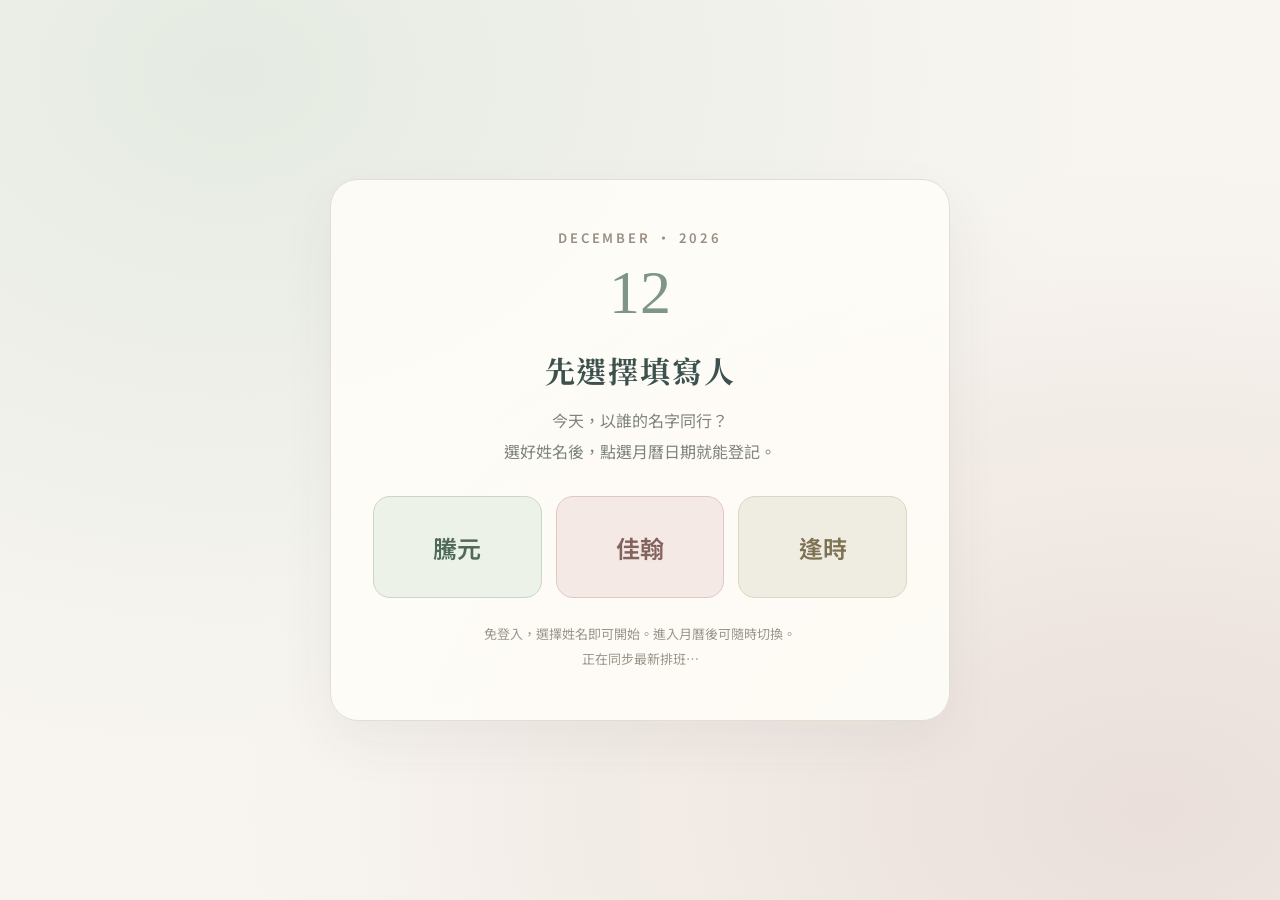
<file: schedule/index.html>
<!doctype html>
<html lang="zh-Hant">
<head>
  <meta charset="utf-8">
  <meta name="viewport" content="width=device-width, initial-scale=1, viewport-fit=cover">
  <meta name="theme-color" content="#f5f1ed">
  <meta name="description" content="2026 年 12 月 1–28 日志工排班桌曆，先選填寫人，再點日期即可登記的免登入月曆。">
  <title>十二月，與你同行｜服務排班日曆</title>
  <link rel="preconnect" href="https://fonts.googleapis.com">
  <link rel="preconnect" href="https://fonts.gstatic.com" crossorigin>
  <link rel="preconnect" href="https://script.google.com">
  <link rel="dns-prefetch" href="https://script.googleusercontent.com">
  <link href="https://fonts.googleapis.com/css2?family=Noto+Sans+TC:wght@400;500;600;700&family=Noto+Serif+TC:wght@500;600;700&display=swap" rel="stylesheet" media="print" onload="this.media='all'">
  <style>
:root{color-scheme:light;--ink:#414a48;--dark:#576a66;--darkest:#3d524e;--muted:#838a85;--sage:#859c93;--sage-pale:#edf1eb;--rose:#c5a8a5;--rose-pale:#f5eae7;--sand:#dfd5c8;--cream:#f8f5f0;--paper:#fffcf8;--line:#e8e2d9;--red:#a96763;--shadow:0 22px 55px rgba(74,69,63,.06)}
*{box-sizing:border-box}html{scroll-behavior:smooth}body{margin:0;background:var(--cream);color:var(--ink);font-family:'Noto Sans TC',-apple-system,BlinkMacSystemFont,'PingFang TC',sans-serif;font-size:14px}body.dialog-open{overflow:hidden}[hidden]{display:none!important}button,input{font:inherit}button{cursor:pointer}button:disabled{opacity:.54;cursor:not-allowed}button:focus-visible,input:focus-visible{outline:3px solid #ccaba1;outline-offset:3px}.page-grain{position:fixed;pointer-events:none;inset:0;opacity:.12;background-image:url('data:image/svg+xml,%3Csvg viewBox=%220 0 180 180%22 xmlns=%22http://www.w3.org/2000/svg%22%3E%3Cfilter id=%22n%22%3E%3CfeTurbulence type=%22fractalNoise%22 baseFrequency=%22.65%22 numOctaves=%222%22 stitchTiles=%22stitch%22/%3E%3C/filter%3E%3Crect width=%22100%25%22 height=%22100%25%22 filter=%22url(%23n)%22 opacity=%22.1%22/%3E%3C/svg%3E');z-index:-1}.site-shell{max-width:1410px;margin:auto;padding:25px 34px 38px}
.site-header{display:flex;justify-content:space-between;align-items:center;gap:22px;padding:8px 0 27px}.identity{text-decoration:none;color:inherit;display:flex;gap:12px;align-items:center}.identity-icon{height:50px;width:50px;border:1px solid #9daea1;border-radius:50%;background:var(--sage-pale);display:grid;place-items:center;color:var(--dark)}.identity small{display:block;font-size:10px;letter-spacing:.2em;color:#9c958e;margin-bottom:5px;font-weight:600}.identity strong{font-size:16px;letter-spacing:.12em;font-weight:700}.account-actions{display:flex;align-items:center;justify-content:flex-end;gap:10px;flex-wrap:wrap}.button{border-radius:40px;font-weight:600;padding:11px 19px;min-height:42px;font-size:12px;border:1px solid transparent;transition:.2s}.button-primary{color:white;background:var(--darkest)}.button-primary:hover:not(:disabled){background:#637d72;transform:translateY(-1px)}.button-outline{color:var(--darkest);background:#fffdfa;border:1px solid #dad7d0}.button-outline:hover:not(:disabled){background:#eaece7}.user-badge{display:flex;align-items:center;gap:8px;min-width:0;padding:4px 10px 4px 4px;border:1px solid #e0ded7;border-radius:50px;background:#fffdfa}.user-icon{display:grid;place-items:center;border-radius:50%;background:#cfb6af;color:#fff;width:30px;height:30px;font-size:13px;font-weight:700}.badge-label{display:block;min-width:0}.badge-label strong,.badge-label small{display:block;overflow:hidden;text-overflow:ellipsis;white-space:nowrap;max-width:175px}.badge-label strong{font-size:11px}.badge-label small{color:#98948e;font-size:9px}.google-button{display:flex;align-items:center}
.intro{min-height:355px;position:relative;overflow:hidden;border-radius:26px;background:linear-gradient(112deg,#e5eae3 0%,#ece7dd 53%,#e2dfd8 100%);padding:56px 70px 53px;display:flex;justify-content:space-between;gap:40px;box-shadow:0 14px 43px rgba(106,115,98,.06)}.intro-copy{position:relative;z-index:2}.kicker{display:flex;align-items:center;gap:11px;font-size:10px;font-weight:700;letter-spacing:.17em;color:#6d8279}.kicker-dot{height:7px;width:7px;border-radius:50%;background:#a9b59c}.kicker-rule{height:1px;width:25px;background:#a6b2a8}.intro h1{font-family:'Noto Serif TC',serif;color:#4c625a;letter-spacing:.05em;font-size:clamp(32px,3.4vw,50px);line-height:1.58;font-weight:600;margin:18px 0 17px}.intro h1 span{color:#ac8585}.intro p{color:#78837c;line-height:1.95;font-size:13px;margin:0}.hero-meta{display:flex;align-items:center;gap:11px;font-size:12px;letter-spacing:.09em;color:#65796f;margin-top:27px}.meta-leaf{font-size:21px;color:#aeaaa1}.meta-dash{height:1px;width:28px;background:#a7afa6}.meta-caption{font-size:11px;margin-left:14px;letter-spacing:0;color:#929b93}.hero-aside{position:relative;z-index:2;display:flex;flex-direction:column;align-items:flex-end;justify-content:space-between;flex:none;color:#7d8e82;min-width:200px;text-align:right}.hero-year{font-size:13px;letter-spacing:.34em;font-weight:600}.hero-big{font-family:Georgia,serif;font-size:clamp(100px,13vw,174px);font-weight:400;line-height:1;letter-spacing:-.08em;color:#82988a}.hero-big span{font-family:'Noto Serif TC',serif;font-size:23px;letter-spacing:0;color:#9baaa0;margin-left:13px}.hero-aside-note{letter-spacing:.18em;line-height:1.7;font-size:10px;color:#a4a69c}.hero-pattern{position:absolute;inset:0;pointer-events:none}.ring{position:absolute;border-radius:50%;border:1px solid rgba(255,255,255,.65)}.ring-one{height:450px;width:450px;right:150px;top:75px}.ring-two{height:310px;width:310px;right:235px;top:145px}.ring-three{height:570px;width:570px;right:75px;top:12px}.stem{height:420px;width:1px;background:#a4afa44a;position:absolute;right:29%;top:-60px;transform:rotate(29deg)}.botanical{position:absolute;background:rgba(158,177,157,.15);border-radius:0 95% 0 95%;transform:rotate(-45deg)}.botanical-a{width:155px;height:82px;right:20%;bottom:23px}.botanical-b{width:105px;height:54px;right:31%;top:56px;transform:rotate(20deg)}
.notice:empty{display:none}.banner{display:flex;gap:13px;margin-top:18px;border-radius:14px;padding:14px 18px;line-height:1.8;font-size:12px}.banner-demo{background:#f5ece0;border:1px solid #e5d9c5;color:#7b6557}.banner-error{background:#f7e5e3;border:1px solid #ead0cb;color:#9c5651}.notice-symbol{width:22px;height:22px;flex:none;border:1px solid currentColor;border-radius:50%;display:grid;place-items:center;font-weight:700}.banner p{margin:2px 0 0}.dashboard{display:grid;grid-template-columns:minmax(180px,.72fr) minmax(0,2.2fr);align-items:center;gap:24px;margin:30px 0 37px}.dashboard-caption{display:flex;flex-direction:column;gap:8px}.dashboard-latin,.overline{font-size:10px;letter-spacing:.21em;font-weight:700;color:#b48e89}.dashboard-caption strong{font-family:'Noto Serif TC',serif;font-weight:600;font-size:17px;color:var(--darkest)}.dashboard-caption>span:last-child{font-size:11px;color:#7d8983;line-height:1.7}.numbers{display:grid;grid-template-columns:repeat(3,minmax(0,1fr));gap:12px}.number-card{position:relative;overflow:hidden;background:#fffdfa;border:1px solid var(--line);border-radius:17px;display:flex;align-items:center;justify-content:space-between;gap:10px;padding:19px 22px}.number-stamp{font:normal 12px Georgia,serif;color:#c1aaa3;align-self:flex-start}.number-card>div{text-align:right}.number-card strong{display:block;font-size:31px;font-weight:500;color:#677e73;line-height:1.1;font-family:Georgia,'Noto Serif TC',serif;font-variant-numeric:tabular-nums}.number-card small{display:block;color:#8c908a;font-size:11px;margin-top:8px}
.calendar-section{margin-top:10px}.section-heading{display:flex;justify-content:space-between;align-items:end;gap:30px;margin:0 0 20px}.section-heading h2{font-family:'Noto Serif TC',serif;font-size:29px;font-weight:600;color:#4e6459;line-height:1.6;letter-spacing:.06em;margin:7px 0}.section-heading em{font-style:normal;color:#b58e89}.section-heading p{color:#838c83;font-size:12px;line-height:1.9;margin:0}.legend{display:flex;gap:15px;white-space:nowrap;font-size:11px;color:#8d918c;margin-bottom:9px}.legend span{display:flex;gap:7px;align-items:center}.legend i{height:10px;width:10px;border-radius:50%;display:inline-block}.legend-own{background:#a7b9a7}.legend-other{background:#d5c0b8}.calendar-paper{border-radius:21px;padding:21px 22px 25px;background:#fffefa;border:1px solid #ede7dd;box-shadow:var(--shadow)}.calendar-topline{display:flex;align-items:center;justify-content:space-between;border-bottom:1px solid #ebe8df;padding:2px 3px 18px;margin-bottom:16px;font-size:11px;letter-spacing:.17em;font-weight:600;color:#8a958a}.calendar-top-icon{color:#c0a19c;font-size:18px;vertical-align:middle;margin-right:8px}.topline-mid{color:#c6a6a1}.weekday-row,.calendar-grid{display:grid;grid-template-columns:repeat(7,minmax(0,1fr));gap:9px}.weekday-row{margin-bottom:10px}.weekday-row span{text-align:center;font-size:10px;color:#a69f96;font-weight:700;padding:7px}.day-blank{min-height:167px;border:1px dashed #efece5;background:#fbfaf6;border-radius:12px}.day-cell{display:flex;flex-direction:column;min-width:0;min-height:170px;padding:11px 10px;background:#fcfaf6;border:1px solid #ede9e2;border-radius:12px;transition:background .18s,border .18s,transform .18s}.day-cell:hover{background:#f8f7f1;border-color:#b7c5b8;transform:translateY(-2px)}.day-cell.has-own{background:#f0f3ed;border-color:#ced8cb}.day-cell.today{box-shadow:inset 0 3px 0 #c0a49d}.day-head{display:flex;align-items:center;justify-content:space-between;gap:4px;margin-bottom:7px}.day-number{font-family:Georgia,serif;font-weight:400;font-size:26px;color:#6e8176}.mobile-day{display:none;color:#a4a69b;font-size:10px;margin-left:5px}.day-count{background:#eeece6;border-radius:14px;padding:4px 7px;white-space:nowrap;font-size:10px;color:#85877f}.day-roster{flex:1;display:flex;flex-direction:column;gap:5px;min-height:55px;max-height:121px;overflow-y:auto;scrollbar-width:thin}.person-chip{width:100%;display:block;border:1px solid #ede4de;background:#f4ede7;text-align:left;padding:5px 8px;border-radius:7px;color:#806d69;font-size:11px;font-weight:600;line-height:1.5;overflow-wrap:anywhere}.person-chip:hover{border-color:#d4b4af;background:#f0dfdc}.person-chip.own{background:#e5ede3;border-color:#d2dfd0;color:#617969}.owner-mark{font-size:9px;margin-left:5px;color:#769a86}.empty-day{padding:8px 2px;font-size:10px;color:#b6b3a9;line-height:1.8}.day-action{border:1px solid #d9dfd6;background:#edf0e9;color:#6d8574;border-radius:8px;font-size:10px;padding:7px 3px;min-height:35px;margin-top:11px;font-weight:700}.day-action:hover:not(:disabled){background:#dfe9df}.calendar-foot{display:flex;gap:12px;align-items:center;color:#92958d;font-size:11px;line-height:2;margin-top:12px}.calendar-foot p{margin:0}.calendar-foot strong{font-weight:700}.foot-flower{font-size:24px;color:#c1a7a1}footer{border-top:1px solid #e7e0d7;padding:25px 6px;margin-top:34px;display:flex;justify-content:space-between;gap:15px;color:#a5a29c;font-size:11px;letter-spacing:.15em}
.dialog-backdrop{position:fixed;inset:0;z-index:40;background:#353f3cc2;display:flex;justify-content:center;align-items:center;padding:16px}.edit-dialog{width:min(610px,100%);max-height:92vh;overflow:auto;border-radius:22px;background:#fffdfa;box-shadow:0 30px 90px #242c2970}.dialog-top{background:linear-gradient(110deg,#73877c,#9dac9d);padding:23px 26px;display:flex;justify-content:space-between;align-items:start;color:white}.dialog-top .overline{color:#e1e9df}.dialog-top h3{font-family:'Noto Serif TC',serif;font-size:26px;font-weight:600;margin:7px 0}.close-button{border:1px solid #ffffff99;background:#ffffff20;color:white;width:35px;height:35px;border-radius:50%;font-size:23px}.dialog-body{padding:23px 26px 27px}.dialog-note{font-size:12px;line-height:1.8;color:#777f78;padding:14px 16px;background:#f1f2ec;border-radius:11px}.dialog-roster{display:flex;flex-direction:column;gap:8px;max-height:240px;overflow:auto;margin:18px 0 24px}.dialog-row{display:flex;justify-content:space-between;align-items:center;gap:10px;border:1px solid #ebe5dc;background:#fff;border-radius:12px;padding:12px 14px}.dialog-name{font-size:14px;font-weight:700;color:#5e7066}.dialog-meta{font-size:10px;color:#95948d;line-height:1.7;word-break:break-word;margin-top:5px}.dialog-actions{display:flex;gap:6px;flex:none}.tiny-button{border:1px solid #cbd7ca;background:#eff2ec;color:#60796b;border-radius:8px;padding:7px 10px;font-size:11px;font-weight:700}.tiny-button.danger{background:#f7eae8;border-color:#edcecb;color:#a56561}.no-entries{padding:20px;background:#f9f7f2;border:1px dashed #e4ded5;border-radius:12px;font-size:12px;color:#95938b}.person-form{border-top:1px solid #ede6df;padding-top:20px}.person-form label{display:flex;justify-content:space-between;align-items:baseline;gap:10px;font-size:12px;color:#546b5c;font-weight:700;margin-bottom:10px}.person-form label small{font-size:10px;color:#aaa49b;font-weight:400}.form-row{display:flex;gap:10px}.form-row input{border:1px solid #ddd8ce;border-radius:10px;padding:11px 13px;min-width:0;width:100%;flex:1;background:#fff;color:var(--ink)}.form-row input:focus{outline:2px solid #bccabe;border-color:#97b2a4}.form-actions{display:flex;justify-content:space-between;gap:10px;min-height:22px;margin-top:11px}.text-button{border:0;background:transparent;color:#73867b;text-decoration:underline;font-size:11px}.form-message{font-size:11px;color:#a37b72;text-align:right}.hover-info{position:fixed;z-index:50;max-width:min(320px,90vw);border:1px solid #c9d5c8;border-radius:12px;background:#4b6258;color:white;box-shadow:0 15px 30px #27302d55;padding:13px;font-size:11px;line-height:1.8;white-space:pre-line;pointer-events:none;overflow-wrap:anywhere}.toast{position:fixed;z-index:60;bottom:22px;left:50%;transform:translate(-50%,15px);opacity:0;pointer-events:none;transition:.2s;padding:12px 18px;background:#4e6559;color:white;border-radius:30px;box-shadow:0 8px 24px #2b3d2d44;font-size:12px;text-align:center;max-width:calc(100vw - 28px)}.toast.visible{opacity:1;transform:translate(-50%,0)}.toast.error{background:#ac6966}
@media(max-width:1180px){.site-shell{padding:22px 20px 35px}.intro{padding:45px 40px}.hero-aside{min-width:150px}.calendar-paper{padding:14px}.weekday-row,.calendar-grid{gap:7px}.day-cell{padding:9px 7px}.person-chip{font-size:10px}}
@media(max-width:780px){.site-header{gap:8px;align-items:flex-start}.identity strong{font-size:13px}.identity small{font-size:8px}.identity-icon{width:42px;height:42px}.account-actions{max-width:55%}.button{padding:9px 12px;font-size:11px;min-height:36px}.google-button{max-width:170px}.user-badge{max-width:178px}.badge-label strong,.badge-label small{max-width:105px}.intro{border-radius:20px;padding:37px 27px;min-height:0}.hero-aside{display:none}.intro h1{font-size:31px}.intro p{font-size:12px}.dashboard{display:block;margin:23px 0 30px}.dashboard-caption{margin-bottom:13px}.numbers{gap:8px}.number-card{padding:12px 13px}.number-card strong{font-size:25px}.number-card small{font-size:9px}.section-heading{display:block}.section-heading h2{font-size:24px}.legend{margin-top:13px}.calendar-topline{font-size:9px}.weekday-row,.day-blank{display:none}.calendar-grid{grid-template-columns:repeat(2,minmax(0,1fr));gap:9px}.day-cell{min-height:160px;padding:12px}.mobile-day{display:inline}.person-chip{font-size:11px}.calendar-paper{padding:12px}.dialog-body{padding:18px}.dialog-top{padding:19px}.form-row{flex-direction:column}.form-row .button{width:100%}footer{font-size:9px}}
@media(max-width:425px){.site-shell{padding:15px 12px 28px}.identity-icon{width:37px;height:37px}.identity strong{font-size:12px;letter-spacing:.04em}.identity small{letter-spacing:.06em}.intro{padding:28px 19px}.intro h1{font-size:27px}.hero-meta{flex-wrap:wrap;gap:7px}.meta-caption{margin-left:0}.number-stamp{display:none}.number-card{justify-content:center}.day-cell{padding:10px}.day-number{font-size:24px}.day-count{font-size:9px;padding:4px 6px}.calendar-topline span:last-child{font-size:8px}.form-row input{font-size:15px}.dialog-row{flex-direction:column;align-items:stretch}.dialog-actions{justify-content:flex-end}}

/* 免登入：極簡登記與莫蘭迪霧色細節 */
.no-login-sign{display:inline-flex;align-items:center;gap:8px;color:#596c61;font-size:12px;font-weight:700;padding:9px 14px;background:#edf1ea;border:1px solid #ced8cb;border-radius:24px;white-space:nowrap}
.no-login-dot{width:8px;height:8px;border-radius:50%;background:#94ac98}
.actor-form-row{margin-bottom:18px}.person-form label:not(:first-of-type){margin-top:14px}
.day-cell.has-own{background:#f0f3ed;border-color:#cdd9c8}
@media(max-width:780px){.no-login-sign{font-size:10px;padding:7px 10px}.account-actions{max-width:none}.site-header{align-items:center}}
@media(max-width:425px){.no-login-sign{font-size:9px;padding:6px 8px}.account-actions .button{font-size:10px;padding:7px 9px}.identity strong{font-size:11px}}


/* 先選姓名，再以七欄月曆直接登記。 */
body{font-size:16px}.site-shell{max-width:1440px}.button{font-size:14px}
.name-gate{min-height:100svh;display:grid;place-items:center;padding:30px 20px;background:radial-gradient(ellipse at 18% 8%,#e5ebe2,transparent 58%),radial-gradient(ellipse at 90% 90%,#eadfda,transparent 56%),var(--cream)}
.gate-card{width:min(620px,100%);text-align:center;border:1px solid #e1dfd4;background:#fffdf8e8;border-radius:28px;padding:48px 42px;box-shadow:var(--shadow)}
.gate-month{font-family:Georgia,serif;font-size:62px;color:#7e9587;line-height:1}.gate-month small{display:block;font:600 13px 'Noto Sans TC',sans-serif;letter-spacing:.22em;color:#9a8d83;margin-bottom:14px}
.gate-card h1{font-family:'Noto Serif TC',serif;font-size:30px;letter-spacing:.06em;color:var(--darkest);margin:25px 0 13px}.gate-card p{font-size:16px;line-height:1.9;color:#7e857c;margin:0}
.name-options{display:grid;grid-template-columns:repeat(3,minmax(0,1fr));gap:14px;margin:30px 0 24px}.name-choice{min-height:102px;border:1px solid #cad6c8;border-radius:17px;background:#edf2e9;color:#4f6a59;font-size:24px;font-weight:600;transition:background .2s,transform .2s}.name-choice:nth-child(2){background:#f4e9e5;border-color:#e1c9c3;color:#84635d}.name-choice:nth-child(3){background:#efece1;border-color:#dcd6c3;color:#7e7254}.name-choice:hover{transform:translateY(-3px);filter:brightness(.97)}.gate-note{font-size:13px!important;color:#9b968c!important}
.intro{min-height:0;padding:25px 38px;align-items:center}.intro h1{font-size:32px;line-height:1.5;margin:12px 0}.intro p{font-size:14px}.hero-big{font-size:100px}.hero-year,.hero-aside-note{display:none}.hero-meta{margin-top:14px}.hero-aside{min-width:130px}.dashboard{margin:22px 0 25px}.dashboard-caption>span:last-child,.number-card small{font-size:13px}.section-heading h2{font-size:26px}.section-heading p{font-size:14px}
.actor-toolbar{display:flex;align-items:center;justify-content:space-between;gap:12px;padding:14px 18px;border:1px solid #d3ddcf;border-radius:14px;background:#edf2e9;margin-bottom:16px}.actor-toolbar p{margin:0;font-size:14px;color:#788574;line-height:1.7}.actor-toolbar strong{font-size:19px;color:#47634e;margin:0 8px}.actor-toolbar small{display:block;color:#788574;font-size:13px}.switch-actor{white-space:nowrap}.weekday-row{display:grid}.weekday-row span{font-size:14px;color:#7d887a}.weekday-row span:first-child,.weekday-row span:last-child{color:#b18b85}.weekday-row small{font-size:11px;margin-left:4px}.calendar-grid{grid-template-columns:repeat(7,minmax(0,1fr))}.day-blank{display:block;min-height:150px}.day-cell{padding:0;min-height:150px;overflow:hidden;position:relative;cursor:pointer}.day-cell:hover{transform:none}.day-cell.is-own{background:#e7eee3;border-color:#aebfa7}.day-select{display:flex;flex-direction:column;align-items:stretch;width:100%;min-height:86px;border:0;background:transparent;padding:12px 11px 8px;color:var(--ink);text-align:left;gap:8px}.day-select:disabled{opacity:1;cursor:default}.day-select:not(:disabled):hover{background:#e5ede1}.day-select:focus-visible{outline-offset:-4px}.day-head{margin:0;pointer-events:none}.day-number{font-size:27px}.day-count{font-size:12px}.day-action{display:block;margin:0;padding:0;border:0;background:none;min-height:0;font-size:13px;line-height:1.6;color:#738b72}.day-cell.is-own .day-action{color:#506c51}.day-roster{padding:0 8px 10px;min-height:0;max-height:none;gap:6px;overflow:visible}.calendar-person{border:1px solid #e4d9d0;background:#f4ece6;border-radius:8px;padding:6px;display:flex;align-items:center;justify-content:space-between;gap:4px;min-width:0;cursor:default}.calendar-person.is-current{border-color:#c7d5be;background:#e4eddc}.calendar-person-name{font-size:14px;font-weight:600;overflow-wrap:anywhere;line-height:1.5;color:#74665f;min-width:0}.calendar-edit{font-size:12px;border:0;background:#fffaf4b5;border-radius:5px;color:#6a7b62;padding:5px 4px;min-height:30px;flex:none}.calendar-edit:hover{background:#fff}.calendar-foot{font-size:13px}.calendar-topline{font-size:13px}.legend{font-size:13px}.dialog-note{font-size:14px}.dialog-meta{font-size:12px}.person-form label,.form-message,.tiny-button{font-size:14px}.person-form label small{font-size:12px}.dialog-name{font-size:16px}.no-entries{font-size:14px}.current-editor{font-size:14px;line-height:1.7;color:#71816c;margin-top:12px}.current-editor strong{color:#4a654b}.dialog-roster{max-height:280px}.form-row input{font-size:16px}.form-actions{align-items:center}.text-button{font-size:14px}
@media(max-width:1180px){.calendar-person{flex-direction:column;align-items:stretch;text-align:center}.calendar-edit{width:100%}}
@media(max-width:780px){.site-shell{padding:16px 12px 28px}.site-header{gap:10px;flex-wrap:wrap;padding-bottom:18px}.intro{padding:22px}.intro h1{font-size:27px}.intro p{font-size:14px}.numbers{gap:6px}.number-card{padding:12px 8px}.number-card small{font-size:12px}.dashboard-caption{margin-bottom:12px}.section-heading{margin-bottom:14px}.section-heading p{font-size:14px}.actor-toolbar{padding:12px;align-items:center}.actor-toolbar strong{font-size:18px;margin:0 4px}.actor-toolbar small{font-size:12px}.actor-toolbar .button{font-size:13px;padding:9px 10px}.calendar-paper{padding:10px 6px 12px;border-radius:16px}.calendar-grid,.weekday-row{grid-template-columns:repeat(7,minmax(0,1fr));gap:4px}.weekday-row{display:grid;margin-bottom:6px}.weekday-row span{font-size:14px;padding:6px 0}.weekday-row small{display:none}.day-blank{display:block;min-height:132px;border-radius:7px}.day-cell{min-height:132px;padding:0;border-radius:7px}.day-select{min-height:78px;padding:8px 4px 6px;gap:6px}.day-head{display:block}.day-number{font-size:23px}.day-count{display:block;background:none;padding:0;font-size:11px;margin-top:3px}.day-action{font-size:11px;min-height:18px}.mobile-day{display:none}.day-roster{padding:0 3px 6px;gap:4px}.calendar-person{padding:4px 2px;border-radius:5px;gap:3px}.calendar-person-name{font-size:14px}.calendar-edit{font-size:12px;min-height:30px;padding:4px 0}.calendar-topline{font-size:12px;letter-spacing:.04em;padding:5px 2px 12px;margin-bottom:8px}.calendar-topline span:last-child{font-size:11px}.calendar-foot{font-size:12px;align-items:flex-start}.legend{font-size:12px}.no-login-sign{font-size:12px}.account-actions .button{font-size:12px}.form-row{flex-direction:column}.form-row .button{width:100%}}
@media(max-width:425px){.site-shell{padding:12px 8px 24px}.gate-card{padding:35px 20px}.gate-card h1{font-size:26px}.name-options{gap:8px}.name-choice{font-size:22px;min-height:88px}.intro{padding:19px}.intro h1{font-size:25px}.calendar-grid,.weekday-row{gap:3px}.calendar-paper{padding:8px 4px 10px}.day-number{font-size:21px}.day-cell,.day-blank{min-height:128px}.day-select{padding-left:3px;padding-right:3px}.day-action{font-size:10px}.actor-toolbar{padding:10px;gap:5px}.actor-toolbar p{font-size:13px}.actor-toolbar strong{font-size:17px}.actor-toolbar .button{font-size:12px;padding:8px}.identity strong{font-size:13px}.identity small{font-size:10px}.calendar-topline span:last-child{font-size:10px}.dialog-row{flex-direction:column;align-items:stretch}.dialog-actions{justify-content:flex-end}.dialog-top h3{font-size:23px}.dialog-meta{font-size:12px}.number-card small{font-size:11px}.number-card strong{font-size:25px}}

  </style>

</head>
<body>
  <div class="page-grain" aria-hidden="true"></div>
  <section id="nameGate" class="name-gate" aria-labelledby="gateTitle">
    <div class="gate-card"><div class="gate-month" aria-hidden="true"><small>DECEMBER · 2026</small>12</div><h1 id="gateTitle">先選擇填寫人</h1><p>今天，以誰的名字同行？<br>選好姓名後，點選月曆日期就能登記。</p><div class="name-options" aria-label="選擇填寫人"><button class="name-choice" type="button" data-actor="騰元">騰元</button><button class="name-choice" type="button" data-actor="佳翰">佳翰</button><button class="name-choice" type="button" data-actor="逢時">逢時</button></div><p class="gate-note">免登入，選擇姓名即可開始。進入月曆後可隨時切換。</p><p id="gateStatus" class="gate-note" role="status">正在同步最新排班…</p></div>
  </section>
  <div id="rosterPage" class="site-shell" hidden>
    <header class="site-header">
      <a class="identity" href="./" aria-label="排班網站首頁"><span class="identity-icon" aria-hidden="true"><svg viewBox="0 0 40 40" width="29" height="29" fill="none"><path d="M20 35V9M20 23C12 23 8 16 8 9c9 0 12 5 12 13M20 27c0-8 5-13 13-14 0 8-4 14-13 15" stroke="currentColor" stroke-width="2" stroke-linecap="round" stroke-linejoin="round"/></svg></span><span><small>DECEMBER / 2026</small><strong>與你同行・服務排班</strong></span></a>
      <div class="account-actions"><span class="no-login-sign"><span class="no-login-dot"></span> 免登入・直接排班</span><button class="button button-outline" id="exportButton" type="button">匯出名單</button></div>
    </header>

    <main>
      <section class="intro" aria-labelledby="pageTitle">
        <div class="hero-pattern" aria-hidden="true"><span class="ring ring-one"></span><span class="ring ring-two"></span><span class="ring ring-three"></span><span class="stem"></span><span class="botanical botanical-a"></span><span class="botanical botanical-b"></span></div>
        <div class="intro-copy"><div class="kicker"><span class="kicker-dot"></span> 十二月的陪伴計畫 <span class="kicker-rule"></span> VOLUNTEER ROSTER</div><h1 id="pageTitle">把日子留給<span>陪伴，</span><br>讓溫柔有了<span>日期。</span></h1><p>不用登入，也不必註冊。<br>先選姓名，再點選日期，為陪伴留下位置。</p><div class="hero-meta"><span class="meta-leaf">✳</span><strong>2026 / 12 / 01</strong><span class="meta-dash"></span><strong>12 / 28</strong><span class="meta-caption">共 28 天</span></div></div>
        <div class="hero-aside"><div class="hero-year">2026</div><div class="hero-big">12<span>月</span></div><div class="hero-aside-note">THE SEASON<br>OF TOGETHERNESS</div></div>
      </section>

      <section class="notice" aria-label="網站狀態">
        <div id="demoBanner" class="banner banner-demo" role="status" hidden><span class="notice-symbol">!</span><div><strong>目前為示範模式</strong><p>目前只儲存在這台裝置，其他人看不到。若需多人共用，只需將 Apps Script 發布並填入網址；不需要任何 Google Cloud 登入憑證。</p></div></div>
        <div id="errorBanner" class="banner banner-error" role="alert" hidden></div>
      </section>

      <section class="dashboard" aria-label="排班統計">
        <div class="dashboard-caption"><span class="dashboard-latin">OVERVIEW</span><strong>我們的陪伴日曆</strong><span id="statusText">正在載入…</span></div>
        <div class="numbers">
          <article class="number-card"><span class="number-stamp">01</span><div><strong id="daysCount">—</strong><small>已有人登記的日期</small></div></article>
          <article class="number-card"><span class="number-stamp">02</span><div><strong id="peopleCount">—</strong><small>累計參與人次</small></div></article>
          <article class="number-card"><span class="number-stamp">03</span><div><strong id="myCount">—</strong><small>尚未有人登記的日期</small></div></article>
        </div>
      </section>

      <section class="calendar-section" aria-labelledby="calendarTitle">
        <div class="section-heading"><div class="section-title"><span class="overline">CALENDAR / 十二月</span><h2 id="calendarTitle" tabindex="-1">選一個日子，<em>留下名字。</em></h2><p>點選日期即可登記目前姓名；需要調整時，按姓名旁的「修改」。</p></div><div class="legend"><span><i class="legend-own"></i>已登記日期</span><span><i class="legend-other"></i>尚無登記</span></div></div>
        <div class="actor-toolbar"><p>目前填寫人 <strong id="currentActorName"></strong><small>點日期，直接登記這個姓名</small></p><button id="switchActor" class="button button-outline switch-actor" type="button">切換填寫人</button></div>
        <div class="calendar-paper"><div class="calendar-topline"><span><span class="calendar-top-icon">✺</span> DECEMBER 2026</span><span>01 — 28 <span class="topline-mid">/</span> SERVICE SCHEDULE</span></div><div class="weekday-row" aria-hidden="true"><span>日<small>SUN</small></span><span>一<small>MON</small></span><span>二<small>TUE</small></span><span>三<small>WED</small></span><span>四<small>THU</small></span><span>五<small>FRI</small></span><span>六<small>SAT</small></span></div><div id="calendar" class="calendar-grid" aria-live="polite"></div></div>
        <div class="calendar-foot"><span class="foot-flower">✳</span><p>先選姓名，再點日期即可登記。<strong>編輯者名稱由本人填寫，不經身分驗證；任何知道網址的人都可能修改名單。</strong>請勿填寫電話、Email 或其他敏感資訊。</p></div>
      </section>
    </main>

    <footer><span>WITH CARE, EVERY DAY.</span><span>2026 十二月・服務排班</span></footer>
  </div>

  <div id="hoverInfo" class="hover-info" role="tooltip" hidden></div>
  <div id="dialogBackdrop" class="dialog-backdrop" hidden><section class="edit-dialog" role="dialog" aria-modal="true" aria-labelledby="dialogHeading"><div class="dialog-top"><div><span class="overline">DECEMBER 2026</span><h3 id="dialogHeading">修改排班</h3></div><button id="closeDialog" class="close-button" type="button" aria-label="關閉">×</button></div><div class="dialog-body"><div class="dialog-note">可修改登記姓名或取消登記。<strong>填寫人姓名為自行選擇，未經身分驗證。</strong></div><div class="current-editor">本次修改人：<strong id="dialogActor"></strong></div><div id="dialogRoster" class="dialog-roster"></div><form id="personForm" class="person-form" hidden><input type="hidden" id="editingId"><label for="participantName">修改排班姓名<small>最多 40 字</small></label><div class="form-row"><input id="participantName" type="text" maxlength="40" autocomplete="off" placeholder="請輸入登記姓名" required><button id="saveButton" class="button button-primary" type="submit">儲存修改</button></div><div class="form-actions"><button id="cancelEdit" class="text-button" type="button">放棄修改</button><span id="formMessage" class="form-message" role="status"></span></div></form></div></section></div>
  <div id="toast" class="toast" role="status" aria-live="polite"></div>
  <iframe id="gasBridge" title="排班資料連線" hidden aria-hidden="true"></iframe>
  <script>
/** 免登入共用排班：只需填入公開的 Apps Script /exec 網址。 */
window.ROSTER_CONFIG = {
  appsScriptUrl: 'https://script.google.com/macros/s/AKfycbzAyrVzFHgrjTuFUOGVtimO_qVaa-NZ7dBrp2wIp6twVhT7Z4sJaEGpdH6yplquk3HH/exec'
};

  </script>
  <script>
/* 12 月排班桌曆｜免登入 + Google Sheets / Apps Script。編輯人為自行填寫，非身分驗證。 */
"use strict";
const CFG=window.ROSTER_CONFIG||{};
const ONLINE=/^https:\/\/script\.google\.com\/macros\/s\/[a-zA-Z0-9_-]+\/exec$/.test(CFG.appsScriptUrl||'');
const DEMO=!ONLINE;
const $=id=>document.getElementById(id);
const weekdays=['日','一','二','三','四','五','六'];
const actorNames=['騰元','佳翰','逢時'];
const safeGet=(key,fallback='')=>{try{return localStorage.getItem(key)||fallback;}catch{return fallback;}};
const safeSet=(key,value)=>{try{localStorage.setItem(key,value);}catch{}};
const sample=()=>{try{const e=JSON.parse(safeGet('morandi-roster-preview-v3','[]'));return Array.isArray(e)?e:[];}catch{return []}};
let entries=DEMO?sample():[],loaded=DEMO,selectedActor='',selectedDate=null,saving=false,lastFocus=null,toastHandle=null,lastSync='',mutationVersion=0;
let ready=false,bridgeOrigin=null,bridgeWindow=null,bridgeSession=null,bridgeNonce=null,bridgeSeq=0;
const pending=new Map();
const dateOf=d=>`2026-12-${String(d).padStart(2,'0')}`;
const validDate=s=>/^2026-12-(0[1-9]|1\d|2[0-8])$/.test(s);
const dayLabel=s=>`12 月 ${Number(s.slice(-2))} 日（星期${weekdays[new Date(2026,11,Number(s.slice(-2)),12).getDay()]}）`;
const tidy=s=>String(s??'').replace(/\s+/g,' ').trim();
function fmt(v){if(!v)return '—';const d=new Date(v);if(!Number.isFinite(d.getTime()))return String(v);return new Intl.DateTimeFormat('zh-TW',{timeZone:'Asia/Taipei',year:'numeric',month:'2-digit',day:'2-digit',hour:'2-digit',minute:'2-digit',hour12:false}).format(d);}
function el(tag,cls,content){const x=document.createElement(tag);if(cls)x.className=cls;if(content!==undefined)x.textContent=content;return x;}
function toast(msg,bad=false){const e=$('toast');e.textContent=msg;e.classList.toggle('error',bad);e.classList.add('visible');clearTimeout(toastHandle);toastHandle=setTimeout(()=>e.classList.remove('visible'),3500);}
function error(msg=''){$('errorBanner').hidden=!msg;$('errorBanner').textContent=msg;if(msg)$('gateStatus').textContent='連線暫時未完成，請重新整理再試';}
function persist(){if(DEMO)safeSet('morandi-roster-preview-v3',JSON.stringify(entries));}
function actorDetails(item){return `排班：${item.participantName}\n填寫人（自選）：${item.ownerName||'未提供'}\n登記時間：${fmt(item.createdAt)}\n最後修改人（自選）：${item.editorName||'未提供'}\n修改時間：${fmt(item.updatedAt)}\n＊姓名未經驗證`;}
function hover(ev,item){if(matchMedia('(hover:none)').matches)return;const tip=$('hoverInfo');tip.textContent=actorDetails(item);tip.hidden=false;const r=ev.currentTarget.getBoundingClientRect();const x=ev.clientX||r.left,y=ev.clientY||r.top;tip.style.left=Math.max(8,Math.min(x+14,innerWidth-tip.offsetWidth-10))+'px';tip.style.top=Math.max(8,Math.min(y+12,innerHeight-tip.offsetHeight-12))+'px';}
function clearTip(){$('hoverInfo').hidden=true;}
function chooseActor(name){if(saving||!actorNames.includes(name))return;closeDialog();selectedActor=name;$('currentActorName').textContent=name;$('nameGate').hidden=true;$('rosterPage').hidden=false;render();$('calendarTitle').focus();}
function switchActor(){if(saving)return;closeDialog();$('rosterPage').hidden=true;$('nameGate').hidden=false;document.querySelector(`[data-actor="${selectedActor}"]`)?.focus();}
function status(){
 $('demoBanner').hidden=!DEMO;
 $('gateStatus').textContent=DEMO?'本機示範模式':loaded?'最新排班已就緒':'正在同步最新排班…';
 $('statusText').textContent=DEMO?'本機示範・尚未多人共用':!loaded?'正在讀取共用排班…':`已連接 Google 試算表${lastSync?'・更新於 '+lastSync:''}`;
 if(!loaded){for(const x of ['daysCount','peopleCount','myCount'])$(x).textContent='—';return;}
 const rows=entries.filter(x=>validDate(x.date)),days=new Set(rows.map(x=>x.date));
 $('daysCount').textContent=String(days.size);$('peopleCount').textContent=String(rows.length);$('myCount').textContent=String(28-days.size);
}
function calendar(){
 const root=$('calendar');root.replaceChildren();const start=new Date(2026,11,1,12).getDay();
 for(let i=0;i<start;i++){const blank=el('div','day-blank');blank.setAttribute('aria-hidden','true');root.append(blank);}
 const today=new Date();
 for(let d=1;d<=28;d++){
  const date=dateOf(d),list=loaded?entries.filter(x=>x.date===date).sort((a,b)=>a.participantName.localeCompare(b.participantName,'zh-Hant')):[];
  const mine=list.some(x=>x.participantName===selectedActor);
  const box=el('article','day-cell'+(list.length?' has-own':'')+(mine?' is-own':'')+(today.getFullYear()===2026&&today.getMonth()===11&&today.getDate()===d?' today':''));
  const select=el('button','day-select');select.type='button';select.disabled=!loaded||!selectedActor||saving||mine;
  select.setAttribute('aria-label',`${mine?selectedActor+'已登記':'登記 '+selectedActor}：${dayLabel(date)}`);
  const heading=el('span','day-head');heading.append(el('span','day-number',String(d)),el('span','day-count',loaded?list.length+' 人':'—'));
  select.append(heading,el('span','day-action',!loaded?'載入中':saving?'儲存中':mine?'已登記':'＋ 登記'));
  select.addEventListener('click',()=>quickAdd(date));box.append(select);
  const roster=el('div','day-roster');roster.setAttribute('aria-label',dayLabel(date)+'排班名單');
  for(const item of list){
   const row=el('div','calendar-person'+(item.participantName===selectedActor?' is-current':'')),name=el('span','calendar-person-name',item.participantName),edit=el('button','calendar-edit','修改');
   edit.type='button';edit.disabled=saving;edit.setAttribute('aria-label',`修改 ${dayLabel(date)} 的 ${item.participantName}`);
   edit.addEventListener('click',event=>{event.stopPropagation();openDialog(date,item.id);});
   name.title=actorDetails(item);name.addEventListener('pointerenter',e=>hover(e,item));name.addEventListener('pointermove',e=>hover(e,item));name.addEventListener('pointerleave',clearTip);
   row.append(name,edit);roster.append(row);
  }
  box.addEventListener('click',event=>{if(!event.target.closest('button,.calendar-person'))quickAdd(date);});
  box.append(roster);root.append(box);
 }
 for(let i=(7-(start+28)%7)%7;i>0;i--){const blank=el('div','day-blank');blank.setAttribute('aria-hidden','true');root.append(blank);}
}
function render(){status();calendar();$('switchActor').disabled=saving;if(selectedDate)dialogRoster();$('saveButton').disabled=saving;$('cancelEdit').disabled=saving;$('closeDialog').disabled=saving;}
function resetForm(){$('editingId').value='';$('participantName').value='';$('formMessage').textContent='';$('personForm').hidden=true;}
function openDialog(date,id){if(saving||!loaded||!selectedActor||!validDate(date))return;selectedDate=date;lastFocus=document.activeElement;clearTip();$('dialogHeading').textContent=dayLabel(date);$('dialogActor').textContent=selectedActor;$('dialogBackdrop').hidden=false;document.body.classList.add('dialog-open');resetForm();dialogRoster();const item=entries.find(x=>x.id===id&&x.date===date);if(item)editEntry(item);else $('closeDialog').focus();}
function closeDialog(){if(saving)return;selectedDate=null;$('dialogBackdrop').hidden=true;document.body.classList.remove('dialog-open');clearTip();if(lastFocus?.isConnected)lastFocus.focus();}
function editEntry(item){if(saving)return;$('editingId').value=item.id;$('participantName').value=item.participantName;$('personForm').hidden=false;$('formMessage').textContent='修改人：'+selectedActor;$('participantName').focus();}
function dialogRoster(){if(!selectedDate)return;const host=$('dialogRoster');host.replaceChildren();const list=entries.filter(x=>x.date===selectedDate);if(!list.length){host.append(el('div','no-entries','這一天已沒有登記。關閉後可點日期重新登記。'));return;}
 for(const item of list){const row=el('div','dialog-row'),info=el('div');info.style.minWidth='0';info.append(el('div','dialog-name',item.participantName),el('div','dialog-meta','填寫人（自選）：'+(item.ownerName||'未提供')+'・'+fmt(item.createdAt)),el('div','dialog-meta','最後修改（自選）：'+(item.editorName||'未提供')+'・'+fmt(item.updatedAt)));const act=el('div','dialog-actions'),edit=el('button','tiny-button','修改姓名'),remove=el('button','tiny-button danger','取消登記');edit.type=remove.type='button';edit.disabled=remove.disabled=saving;edit.addEventListener('click',()=>editEntry(item));remove.addEventListener('click',()=>deleteEntry(item));act.append(edit,remove);row.append(info,act);host.append(row);}}
function nameCheck(v){const name=tidy(v);if(!name||[...name].length>40||/[\x00-\x1f\x7f]/.test(name)||/^[=+\-@]/.test(name))throw new Error('姓名必須為 1–40 字，不能以 = + - @ 開頭');return name;}
async function quickAdd(date){
 if(saving||!loaded||!selectedActor||!validDate(date))return;
 const actor=selectedActor;
 if(entries.some(x=>x.date===date&&x.participantName===actor)){toast(actor+'這一天已登記');return;}
 saving=true;mutationVersion++;render();error('');let resync=false;
 try{
  if(DEMO){const time=new Date().toISOString();entries.push({id:'local-'+crypto.randomUUID(),date,participantName:actor,ownerName:actor,editorName:actor,createdAt:time,updatedAt:time});persist();}
  else{const reply=await request('add',{date,participantName:actor,actorName:actor});entries=reply.entries||[];}
  lastSync='剛剛';toast(`已登記：${actor}・12 月 ${Number(date.slice(-2))} 日`+(DEMO?'（僅此裝置）':''));
 }catch(e){resync=true;if(e.message.includes('同一天已有相同姓名'))toast(actor+'這一天已登記');else{error('登記未確認：'+e.message+'。請先確認月曆結果再重試。');toast('請先確認登記結果',true);}}
 finally{saving=false;render();if(resync&&ONLINE)refresh();}
}
async function saveEntry(ev){
 ev.preventDefault();if(saving||!loaded||!selectedDate||!selectedActor)return;
 const editId=$('editingId').value,old=entries.find(x=>x.id===editId),actor=selectedActor;let participant;
 if(!old||old.date!==selectedDate){$('formMessage').textContent='找不到這筆登記，可能已被取消';return;}
 try{participant=nameCheck($('participantName').value);}catch(e){$('formMessage').textContent=e.message;return;}
 if(entries.some(x=>x.date===selectedDate&&x.id!==editId&&tidy(x.participantName).toLocaleLowerCase()===participant.toLocaleLowerCase())){$('formMessage').textContent='這一天已有相同姓名';return;}
 saving=true;mutationVersion++;render();$('formMessage').textContent='儲存中…';error('');
 try{if(DEMO){Object.assign(old,{participantName:participant,editorName:actor,updatedAt:new Date().toISOString()});persist();}else{const reply=await request('update',{id:editId,participantName:participant,actorName:actor});entries=reply.entries||[];}lastSync='剛剛';resetForm();toast('已修改：'+participant);}
 catch(e){error('修改失敗：'+e.message);$('formMessage').textContent=e.message;toast('修改未完成，請確認連線',true);}
 finally{saving=false;render();}
}
async function deleteEntry(item){
 if(saving||!selectedActor)return;const actor=selectedActor;
 if(!confirm(`確定取消 ${dayLabel(item.date)} 的「${item.participantName}」嗎？\n修改人：${actor}`))return;
 saving=true;mutationVersion++;render();error('');
 try{if(DEMO){entries=entries.filter(x=>x.id!==item.id);persist();}else{const reply=await request('delete',{id:item.id,actorName:actor});entries=reply.entries||[];}lastSync='剛剛';if($('editingId').value===item.id)resetForm();toast('已取消登記');}
 catch(e){error('取消失敗：'+e.message);toast('取消未完成',true);}
 finally{saving=false;render();}
}
function csvCell(v){let x=String(v??'');if(/^\s*[=+\-@\t\r]/.test(x))x="'"+x;return '"'+x.replace(/"/g,'""')+'"';}
function exportCsv(){if(!loaded)return;const head=['日期','星期','排班姓名','填寫人（自選）','建立時間','最後修改人（自選）','修改時間'];const data=[head,...entries.filter(x=>validDate(x.date)).sort((a,b)=>a.date.localeCompare(b.date)).map(x=>[x.date,'星期'+weekdays[new Date(2026,11,Number(x.date.slice(-2)),12).getDay()],x.participantName,x.ownerName,fmt(x.createdAt),x.editorName,fmt(x.updatedAt)])];const blob=new Blob(['\ufeff'+data.map(row=>row.map(csvCell).join(',')).join('\r\n')],{type:'text/csv;charset=utf-8'});const url=URL.createObjectURL(blob),a=el('a');a.href=url;a.download='2026年12月_志工排班'+(DEMO?'_本機示範':'')+'.csv';document.body.append(a);a.click();a.remove();setTimeout(()=>URL.revokeObjectURL(url),2000);toast('已匯出排班 CSV');}
// iframe 只處理跨網域通訊；匿名版本不驗證使用者身份。
function allowedOrigin(s){try{const u=new URL(s);return u.protocol==='https:'&&(u.hostname==='script.google.com'||u.hostname==='script.googleusercontent.com'||(u.hostname.endsWith('.googleusercontent.com')&&u.hostname.includes('script')));}catch{return false;}}
window.addEventListener('message',ev=>{if(DEMO||!allowedOrigin(ev.origin)||!ev.data||typeof ev.data!=='object')return;const msg=ev.data;
 if(msg.type==='roster:ready'&&msg.nonce===bridgeNonce){bridgeOrigin=ev.origin;bridgeWindow=ev.source;bridgeSession=crypto.randomUUID()+crypto.randomUUID();bridgeWindow.postMessage({type:'roster:hello',session:bridgeSession},bridgeOrigin);}
 else if(msg.type==='roster:ack'&&ev.source===bridgeWindow&&ev.origin===bridgeOrigin&&msg.session===bridgeSession){ready=true;if(msg.initial?.ok&&Array.isArray(msg.initial.entries)){entries=msg.initial.entries;loaded=true;lastSync='剛剛';error('');render();}else refresh();}
 else if(msg.type==='roster:response'&&ev.source===bridgeWindow&&ev.origin===bridgeOrigin&&msg.session===bridgeSession){const job=pending.get(msg.requestId);if(!job)return;pending.delete(msg.requestId);clearTimeout(job.timer);if(msg.error)job.reject(new Error(msg.error));else if(!msg.result?.ok)job.reject(new Error('後端沒有回傳成功訊息'));else job.resolve(msg.result);}
});
function request(action,payload={}){if(!ready)return Promise.reject(new Error('尚未接通 Google 試算表'));return new Promise((resolve,reject)=>{const requestId=(++bridgeSeq)+'-'+crypto.randomUUID(),timer=setTimeout(()=>{pending.delete(requestId);reject(new Error('回應逾時，請重新整理頁面'));},25000);pending.set(requestId,{resolve,reject,timer});bridgeWindow.postMessage({type:'roster:request',session:bridgeSession,requestId,payload:{action,...payload}},bridgeOrigin);});}
async function refresh(){if(!ready||saving)return;const version=mutationVersion;try{const result=await request('list');if(saving||version!==mutationVersion)return;entries=result.entries||[];loaded=true;lastSync='剛剛';error('');render();}catch(e){if(saving||version!==mutationVersion)return;error('連線 Google 試算表失敗：'+e.message);$('statusText').textContent='無法連線，請檢查 Apps Script';}}
function connect(){bridgeNonce=crypto.randomUUID()+crypto.randomUUID();$('gasBridge').src=CFG.appsScriptUrl+'?bridge_nonce='+encodeURIComponent(bridgeNonce);setTimeout(()=>{if(!ready){error('尚未連上 Google 試算表。請檢查 Apps Script 是否部署為「執行身分：我」及「存取：所有人」。');$('statusText').textContent='目前無法連線';}},16000);}
document.querySelectorAll('[data-actor]').forEach(button=>button.addEventListener('click',()=>chooseActor(button.dataset.actor)));$('switchActor').addEventListener('click',switchActor);$('exportButton').addEventListener('click',exportCsv);$('closeDialog').addEventListener('click',closeDialog);$('cancelEdit').addEventListener('click',resetForm);$('personForm').addEventListener('submit',saveEntry);$('dialogBackdrop').addEventListener('click',e=>{if(e.target===$('dialogBackdrop'))closeDialog();});
document.addEventListener('keydown',e=>{if(e.key==='Escape'&&selectedDate)closeDialog();if(e.key==='Tab'&&selectedDate){const visible=[...$('dialogBackdrop').querySelectorAll('button:not([hidden]):not([disabled]),input:not([hidden]):not([disabled])')].filter(x=>x.getClientRects().length);if(!visible.length)return;if(e.shiftKey&&document.activeElement===visible[0]){visible.at(-1).focus();e.preventDefault();}else if(!e.shiftKey&&document.activeElement===visible.at(-1)){visible[0].focus();e.preventDefault();}}});
window.addEventListener('resize',()=>{clearTip();calendar();});window.addEventListener('scroll',clearTip,{passive:true});
setInterval(()=>{if(ONLINE&&ready&&!saving)refresh();},30000);
render();if(ONLINE)connect();

  </script>
</body>
</html>
</file>
<file: styles-v90.css>
:root{
  --green:#174c46;
  --green-2:#0e3732;
  --cream:#f4f0e9;
  --light:#fbfaf7;
  --orange:#d98c3f;
  --text:#2d3432;
  --muted:#69726f;
  --white:#fff;
  --border:#d9dfdc;
  --shadow:0 18px 45px rgba(18,49,43,.10);
}
*{box-sizing:border-box}
html{scroll-behavior:smooth}
body{margin:0;font-family:"Noto Sans TC",system-ui,-apple-system,BlinkMacSystemFont,"Segoe UI",sans-serif;color:var(--text);background:var(--light);line-height:1.75}
a{color:inherit}.site-header{position:fixed;inset:0 0 auto 0;height:72px;z-index:50;display:flex;align-items:center;justify-content:space-between;padding:0 clamp(20px,5vw,72px);background:rgba(11,39,35,.58);backdrop-filter:blur(16px);border-bottom:1px solid rgba(255,255,255,.10)}
.logo{font:700 1rem "Montserrat",sans-serif;letter-spacing:.02em;color:#fff;text-decoration:none}.nav{display:flex;align-items:center;gap:26px}.nav a{font-size:.9rem;color:rgba(255,255,255,.88);text-decoration:none}.nav a:hover{color:#fff}.nav-cta{border:1px solid rgba(255,255,255,.55);padding:8px 16px;border-radius:999px}.menu-toggle{display:none;background:none;border:0;color:#fff;font-size:1.45rem}
.hero{min-height:100svh;position:relative;display:flex;align-items:center;background-image:url('hero-desktop.webp');background-size:cover;background-position:center}.hero-overlay{position:absolute;inset:0;background:linear-gradient(90deg,rgba(7,35,31,.82) 0%,rgba(7,35,31,.55) 45%,rgba(7,35,31,.20) 100%)}.hero-content{position:relative;z-index:2;width:min(800px,calc(100% - 40px));margin-left:clamp(20px,8vw,130px);color:#fff;padding-top:60px}.kicker,.section-label{font:600 .72rem/1.5 "Montserrat",sans-serif;letter-spacing:.17em;color:var(--green);margin:0 0 14px}.kicker{color:rgba(255,255,255,.72)}.hero h1{font:700 clamp(3.4rem,8.5vw,7.6rem)/.92 "Montserrat",sans-serif;letter-spacing:-.055em;margin:0}.hero h2{font-size:clamp(1.8rem,3.6vw,3.35rem);margin:14px 0 0}.event-name{font-size:clamp(1rem,1.55vw,1.28rem);font-weight:600;margin:30px 0 0}.hero-desc{font-size:clamp(1rem,1.35vw,1.15rem);opacity:.9;margin:8px 0 0}.hero-actions{display:flex;gap:14px;flex-wrap:wrap;margin-top:34px}.btn{display:inline-flex;align-items:center;justify-content:center;min-height:48px;padding:11px 24px;border-radius:999px;text-decoration:none;font-weight:700;transition:.2s ease;border:1px solid transparent}.btn:hover{transform:translateY(-2px)}.btn-primary{background:var(--orange);color:#fff;box-shadow:0 12px 30px rgba(0,0,0,.15)}.btn-secondary{border-color:rgba(255,255,255,.62);color:#fff;background:rgba(255,255,255,.08)}.btn-outline{border-color:var(--green);color:var(--green)}
.section{padding:clamp(72px,9vw,120px) 20px}.section-light{background:var(--light)}.section-cream{background:var(--cream)}.section-green{background:var(--green)}.section-story{background:linear-gradient(135deg,var(--green-2),var(--green))}.container{width:min(1160px,100%);margin:auto}.container.narrow{width:min(820px,100%)}.section-title{font-size:clamp(2rem,4.5vw,4rem);line-height:1.15;margin:0 0 30px;letter-spacing:-.035em}.section-title.light,.light{color:#fff}.muted{opacity:.72}.lead{font-size:clamp(1.05rem,1.6vw,1.3rem)}
.cards.three{display:grid;grid-template-columns:repeat(3,1fr);gap:22px;margin-top:42px}.card{padding:32px;background:#fff;border:1px solid var(--border);border-radius:24px;box-shadow:var(--shadow);min-height:280px}.card-no{font:700 .75rem "Montserrat";letter-spacing:.16em;color:var(--orange)}.card h3{font-size:1.3rem;margin:28px 0 12px}.card p{color:var(--muted)}
.split{display:grid;grid-template-columns:1fr 1.2fr;gap:clamp(40px,7vw,100px);align-items:center}.info-grid{display:grid;grid-template-columns:1fr 1fr;gap:16px}.info-box{background:rgba(255,255,255,.10);border:1px solid rgba(255,255,255,.15);padding:24px;border-radius:20px;color:#fff}.info-box strong,.info-box span{display:block}.info-box span{margin-top:8px;opacity:.82}
.plans{display:grid;grid-template-columns:repeat(2,minmax(0,1fr));gap:24px;max-width:900px;margin:42px auto 0}.plan{position:relative;background:#fff;border:1px solid var(--border);border-radius:28px;padding:36px;box-shadow:var(--shadow)}.plan.featured{border:2px solid var(--orange);transform:translateY(-8px)}.badge{position:absolute;top:18px;right:18px;background:var(--orange);color:#fff;border-radius:999px;padding:5px 11px;font-size:.76rem;font-weight:700}.plan-name{font-weight:700;font-size:1.2rem}.price{font:700 3.6rem "Montserrat";color:var(--green);margin:8px 0 18px}.price span{font-size:.9rem;margin-right:4px}.plan ul{list-style:none;padding:0;margin:0 0 28px}.plan li{padding:9px 0;border-bottom:1px solid #edf0ef}.plan li::before{content:"✓";color:var(--orange);font-weight:700;margin-right:8px}.benefit-list li::before{content:none}
.steps{display:grid;gap:14px;max-width:860px}.step{display:flex;gap:20px;align-items:flex-start;background:#fff;border-radius:20px;padding:22px;border:1px solid var(--border)}.step>span{width:38px;height:38px;border-radius:50%;background:var(--green);color:#fff;display:grid;place-items:center;font-weight:700;flex:0 0 auto}.step h3{margin:0}.step p{margin:4px 0 0;color:var(--muted)}.payment-grid{display:grid;grid-template-columns:1fr 1fr;gap:20px;margin-top:30px}.payment-card{background:#fff;border:1px solid var(--border);border-radius:20px;padding:26px}.center{text-align:center;margin-top:30px}.small-note{font-size:.86rem;color:var(--muted)}.disabled-link{opacity:.7;pointer-events:none}
blockquote{margin:0;font-size:clamp(1.45rem,3vw,2.5rem);font-weight:700;line-height:1.65;color:#fff;border-left:3px solid var(--orange);padding-left:28px}details{border-bottom:1px solid var(--border);padding:18px 0}summary{cursor:pointer;font-weight:700;font-size:1.05rem}details p{color:var(--muted)}
footer{background:#0b2b27;color:#fff;padding:54px 20px 24px}.footer-grid{display:grid;grid-template-columns:2fr 1fr 1fr;gap:30px}footer p{color:rgba(255,255,255,.7)}.copyright{text-align:center;margin:38px 0 0;font-size:.8rem}
@media(max-width:850px){.menu-toggle{display:block}.nav{display:none;position:absolute;top:72px;left:0;right:0;background:#123d37;padding:20px;flex-direction:column;align-items:flex-start}.nav.open{display:flex}.cards.three,.split,.plans,.payment-grid,.footer-grid{grid-template-columns:1fr}.plan.featured{transform:none}.info-grid{grid-template-columns:1fr}.hero{background-position:62% center}}
@media(max-width:600px){.site-header{height:64px}.hero-content{margin:0;padding:120px 22px 72px}.hero h1{font-size:3.55rem}.hero h2{font-size:1.8rem}.event-name{line-height:1.6}.hero-actions .btn{width:100%}.section{padding:68px 18px}.card,.plan{padding:26px}}
@media(prefers-reduced-motion:reduce){*{scroll-behavior:auto!important;transition:none!important}}

/* Fixed top navigation and anchor offsets */
section[id] { scroll-margin-top: 84px; }

.site-header{
  position:fixed;
  top:0; left:0; right:0;
  z-index:1000;
  display:flex;
  align-items:center;
  justify-content:space-between;
  height:72px;
  padding:0 clamp(20px,5vw,72px);
  background:rgba(11,39,35,.90);
  backdrop-filter:blur(14px);
  border-bottom:1px solid rgba(255,255,255,.10);
}
.site-header .logo{color:#fff;text-decoration:none;font-weight:700}
.nav{display:flex;align-items:center;gap:22px}
.nav a{color:rgba(255,255,255,.88);text-decoration:none;font-size:.92rem;white-space:nowrap}
.nav a:hover{color:#fff}
.nav-cta{
  background:var(--orange,#d98c3f);
  color:#fff!important;
  padding:8px 16px;
  border-radius:999px;
}
.menu-toggle{
  display:none;
  background:transparent;
  border:0;
  color:#fff;
  font-size:1.5rem;
}
@media(max-width:900px){
  .menu-toggle{display:block}
  .nav{
    display:none;
    position:absolute;
    top:72px;
    left:16px;
    right:16px;
    padding:16px;
    flex-direction:column;
    align-items:flex-start;
    gap:4px;
    background:rgba(11,39,35,.98);
    border-radius:16px;
    box-shadow:0 18px 40px rgba(0,0,0,.25);
  }
  .nav.open{display:flex}
  .nav a{width:100%;padding:10px 8px}
  .nav-cta{text-align:center;margin-top:4px}
}


/* v5: 3K challenge, registration/payment buttons, and corporate partners */
.benefit-list li::before{display:inline-block;width:1.25em;margin-right:8px;font-weight:800}
.benefit-list li.included::before{content:"✓";color:var(--orange)}
.benefit-list li.excluded{color:#8a9290}
.benefit-list li.excluded::before{content:"×";color:#a7aeac}
.payment-grid-three{grid-template-columns:repeat(3,minmax(0,1fr));align-items:stretch}
.payment-card{position:relative}
.payment-card-highlight{border:2px solid var(--orange);box-shadow:var(--shadow)}
.payment-tag{display:inline-block;margin-bottom:10px;padding:4px 10px;border-radius:999px;background:#fff1e2;color:#a95d18;font-size:.78rem;font-weight:700}
.payment-hint{font-size:.9rem;color:var(--muted)}
.payment-button{width:100%;margin-top:10px}
.registration-actions{display:grid;grid-template-columns:repeat(2,minmax(0,1fr));gap:20px;margin-top:34px}
.registration-card{background:#fff;border:1px solid var(--border);border-radius:24px;padding:30px;text-align:center;box-shadow:var(--shadow)}
.registration-card h3{font-size:1.45rem;margin:4px 0 8px}
.registration-card p:not(.registration-type){color:var(--muted);margin:0 0 22px}
.registration-type{font:700 .72rem "Montserrat",sans-serif;letter-spacing:.16em;color:var(--orange);margin:0}
.section-partners{background:#eef2f0}
.partners-intro{max-width:760px;color:var(--muted);font-size:1.05rem}
.partner-grid{display:grid;grid-template-columns:repeat(4,minmax(0,1fr));gap:18px;margin-top:34px}
.partner-placeholder{min-height:150px;border:1.5px dashed #b7c2be;border-radius:22px;background:rgba(255,255,255,.65);display:grid;place-items:center;color:#7a8582;font-weight:700}
.partner-cta{margin-top:28px;background:#fff;border:1px solid var(--border);border-radius:24px;padding:26px 30px;display:flex;align-items:center;justify-content:space-between;gap:24px}
.partner-cta h3{margin:0 0 5px}
.partner-cta p{margin:0;color:var(--muted)}
footer a{color:rgba(255,255,255,.86)}
@media(max-width:980px){.payment-grid-three{grid-template-columns:1fr}.partner-grid{grid-template-columns:repeat(2,minmax(0,1fr))}}
@media(max-width:700px){.registration-actions,.partner-grid{grid-template-columns:1fr}.partner-cta{align-items:flex-start;flex-direction:column}.partner-cta .btn{width:100%}}

/* v6: section background photography */
#event{
  position:relative;
  isolation:isolate;
  background-image:
    linear-gradient(90deg,rgba(8,42,37,.88) 0%,rgba(13,65,57,.76) 48%,rgba(13,65,57,.62) 100%),
    url('walk.png');
  background-size:cover;
  background-position:center 46%;
  background-repeat:no-repeat;
}
#event::before{
  content:"";
  position:absolute;
  inset:0;
  z-index:-1;
  background:linear-gradient(180deg,rgba(0,0,0,.06),rgba(0,0,0,.18));
  pointer-events:none;
}
#event .info-box{
  background:rgba(18,69,61,.68);
  border-color:rgba(255,255,255,.28);
  backdrop-filter:blur(5px);
  box-shadow:0 12px 30px rgba(0,0,0,.16);
}

#exhibition{
  position:relative;
  isolation:isolate;
  background-image:
    linear-gradient(90deg,rgba(7,36,32,.91) 0%,rgba(13,65,57,.78) 48%,rgba(13,65,57,.62) 100%),
    url('care.png');
  background-size:cover;
  background-position:center center;
  background-repeat:no-repeat;
}
#exhibition::before{
  content:"";
  position:absolute;
  inset:0;
  z-index:-1;
  background:linear-gradient(180deg,rgba(0,0,0,.04),rgba(0,0,0,.22));
  pointer-events:none;
}
#event .section-title,
#event .lead,
#exhibition .section-title,
#exhibition .lead,
#exhibition blockquote{
  text-shadow:0 2px 18px rgba(0,0,0,.35);
}

@media(max-width:850px){
  #event{
    background-position:72% center;
  }
  #exhibition{
    background-position:42% center;
  }
}

@media(max-width:600px){
  #event{
    background-position:78% center;
  }
  #exhibition{
    background-position:38% center;
  }
}


/* v7: embedded registration modal */
button.btn{font:inherit;cursor:pointer}
.nav-button{font:inherit;cursor:pointer;border:0}
.btn-dark{background:var(--green);color:#fff;box-shadow:0 12px 30px rgba(23,76,70,.18)}
.registration-actions-three{grid-template-columns:repeat(3,minmax(0,1fr))}
.registration-card .btn{width:100%}
.payment-report-card{border-color:rgba(23,76,70,.32);background:linear-gradient(180deg,#fff,#f2f7f5)}
body.modal-open{overflow:hidden}
.form-modal{position:fixed;inset:0;z-index:5000;display:none;place-items:center;padding:22px}
.form-modal.open{display:grid}
.form-modal-backdrop{position:absolute;inset:0;background:rgba(5,25,22,.72);backdrop-filter:blur(10px)}
.form-dialog{position:relative;width:min(1080px,100%);height:min(92svh,920px);display:flex;flex-direction:column;overflow:hidden;background:rgba(251,250,247,.98);border:1px solid rgba(255,255,255,.32);border-radius:26px;box-shadow:0 30px 90px rgba(0,0,0,.38)}
.form-dialog-header{display:flex;align-items:center;justify-content:space-between;gap:20px;padding:20px 24px 14px;background:#fff;border-bottom:1px solid var(--border)}
.form-dialog-kicker{margin:0 0 2px;font:700 .68rem "Montserrat",sans-serif;letter-spacing:.16em;color:var(--orange)}
.form-dialog-header h2{margin:0;color:var(--green);font-size:1.45rem}
.form-close{width:44px;height:44px;border:0;border-radius:50%;display:grid;place-items:center;background:#eef2f0;color:var(--green);font-size:2rem;line-height:1;cursor:pointer}
.form-tabs{display:grid;grid-template-columns:repeat(3,1fr);gap:8px;padding:12px 18px;background:#fff;border-bottom:1px solid var(--border)}
.form-tab{min-height:44px;border:1px solid var(--border);border-radius:999px;background:#fff;color:var(--green);font-weight:700;cursor:pointer}
.form-tab.active{background:var(--green);color:#fff;border-color:var(--green)}
.form-frame-wrap{position:relative;flex:1;min-height:0;background:#f3f5f4}
#registration-frame{display:block;width:100%;height:100%;border:0;background:#fff;opacity:0;transition:opacity .2s ease}
#registration-frame.loaded{opacity:1}
.form-loading{position:absolute;inset:0;z-index:2;display:flex;flex-direction:column;align-items:center;justify-content:center;gap:14px;color:var(--green);font-weight:700;background:#f3f5f4}
.form-loading.hidden{display:none}
.loading-spinner{width:42px;height:42px;border:4px solid #dce5e1;border-top-color:var(--orange);border-radius:50%;animation:wfl-spin .8s linear infinite}
@keyframes wfl-spin{to{transform:rotate(360deg)}}
.form-dialog-footer{display:flex;align-items:center;justify-content:space-between;gap:16px;padding:11px 22px;background:#fff;border-top:1px solid var(--border);font-size:.86rem}
.form-dialog-footer p{margin:0;color:var(--muted)}
.form-dialog-footer a{color:var(--green);font-weight:700}
@media(max-width:980px){.registration-actions-three{grid-template-columns:1fr}}
@media(max-width:700px){
  .form-modal{padding:0}
  .form-dialog{width:100%;height:100svh;border-radius:0;border:0}
  .form-dialog-header{padding:13px 16px 10px}
  .form-dialog-header h2{font-size:1.18rem}
  .form-close{width:40px;height:40px}
  .form-tabs{padding:9px 10px;gap:6px}
  .form-tab{font-size:.88rem;padding:7px 5px}
  .form-dialog-footer{padding:9px 14px}
  .form-dialog-footer p{display:none}
  .form-dialog-footer a{margin-left:auto}
}

/* WFL v8.1 native registration system */
[hidden]{
  display:none!important;
}

.form-dialog-native{
  width:min(1040px,calc(100vw - 36px));
  max-width:1040px;
  max-height:min(94vh,960px);
}

.native-form-shell{
  flex:1;
  min-height:0;
  overflow:auto;
  padding:30px clamp(20px,4vw,46px) 40px;
  background:
    radial-gradient(circle at 100% 0,rgba(217,140,63,.08),transparent 36%),
    #f8f6f1;
  scrollbar-gutter:stable;
}

.native-form{
  display:none;
  width:min(900px,100%);
  margin:0 auto;
}

.native-form.active{
  display:block;
}

.form-progress{
  display:flex;
  gap:8px;
  width:min(900px,100%);
  margin:0 auto 24px;
}

.form-progress span{
  height:4px;
  flex:1;
  border-radius:99px;
  background:#d8dfdc;
}

.form-progress span:first-child{
  background:var(--orange);
}

.form-intro{
  margin:0 0 26px;
  padding:22px 24px;
  border:1px solid #dce3df;
  border-radius:18px;
  background:rgba(255,255,255,.78);
}

.form-intro h3{
  margin:0 0 6px;
  color:var(--green);
  font-size:1.55rem;
  line-height:1.25;
}

.form-intro p{
  margin:0;
  color:#68736f;
}

.field-grid{
  display:grid;
  gap:18px 20px;
}

.field-grid.two-col{
  grid-template-columns:repeat(2,minmax(0,1fr));
}

.field.full{
  grid-column:1/-1;
}

.field{
  display:flex;
  flex-direction:column;
  min-width:0;
  gap:8px;
  color:#244944;
  font-weight:700;
}

.field>span{
  font-size:.9rem;
  line-height:1.4;
}

.field input,
.field select,
.field textarea{
  width:100%;
  min-width:0;
  min-height:50px;
  margin:0;
  border:1px solid #cbd6d1;
  border-radius:13px;
  background:#fff;
  padding:12px 14px;
  color:#24312e;
  font:500 1rem/1.4 "Noto Sans TC",sans-serif;
  outline:none;
  transition:border-color .18s ease,box-shadow .18s ease,background .18s ease;
  appearance:auto;
}

.field textarea{
  min-height:112px;
  resize:vertical;
}

.field input[type="file"]{
  min-height:auto;
  padding:14px;
  border-style:dashed;
  background:#fbfdfc;
}

.field input:focus,
.field select:focus,
.field textarea:focus{
  border-color:var(--green);
  background:#fff;
  box-shadow:0 0 0 4px rgba(23,76,70,.11);
}

.field small{
  color:#6f7b78;
  font-size:.8rem;
  font-weight:400;
  line-height:1.5;
}

.choice-field{
  display:grid;
  grid-template-columns:repeat(2,minmax(0,1fr));
  gap:12px;
  margin:24px 0;
  padding:0;
  border:0;
}

.choice-field legend{
  grid-column:1/-1;
  margin-bottom:2px;
  color:#244944;
  font-weight:700;
}

.choice-card{
  display:flex;
  align-items:flex-start;
  gap:12px;
  min-height:92px;
  margin:0;
  padding:17px;
  border:1px solid #ccd7d3;
  border-radius:15px;
  background:#fff;
  cursor:pointer;
  transition:.18s ease;
}

.choice-card:hover{
  border-color:#8aa59d;
  transform:translateY(-1px);
}

.choice-card:has(input:checked){
  border-color:var(--green);
  background:#edf5f2;
  box-shadow:0 0 0 3px rgba(23,76,70,.08);
}

.choice-card input{
  flex:0 0 auto;
  margin:5px 0 0;
}

.choice-card span{
  display:flex;
  flex-direction:column;
  gap:4px;
}

.choice-card strong{
  color:#244944;
}

.choice-card small{
  color:#6c7774;
  font-weight:400;
  line-height:1.45;
}

.consent{
  display:flex;
  align-items:flex-start;
  gap:10px;
  margin:18px 0;
  color:#4c5956;
  font-size:.92rem;
  line-height:1.55;
}

.consent input{
  flex:0 0 auto;
  width:18px;
  height:18px;
  margin:3px 0 0;
  accent-color:var(--green);
}

.submit-button{
  display:flex;
  width:min(100%,300px);
  min-height:52px;
  margin:24px 0 0 auto;
  border:0;
  cursor:pointer;
}

.submit-button[disabled]{
  opacity:.65;
  cursor:wait;
  transform:none;
}

.form-alert{
  width:min(900px,100%);
  margin:0 auto 20px;
  padding:13px 15px;
  border:1px solid #f2c4c0;
  border-radius:12px;
  background:#fff1f0;
  color:#9c2c27;
}

.form-success{
  width:min(760px,100%);
  margin:auto;
  padding:36px 12px;
  text-align:center;
}

.success-mark{
  display:grid;
  place-items:center;
  width:74px;
  height:74px;
  margin:0 auto 20px;
  border-radius:50%;
  background:var(--green);
  color:#fff;
  font-size:46px;
}

.form-success h3{
  margin:8px 0;
  color:var(--green);
  font-size:1.8rem;
}

.success-id-wrap{
  max-width:440px;
  margin:24px auto;
  padding:20px;
  border-left:5px solid var(--orange);
  border-radius:10px;
  background:var(--cream);
}

.success-id-wrap span{
  display:block;
  color:#68736f;
}

.success-id-wrap strong{
  display:block;
  margin-top:4px;
  color:var(--green);
  font-size:1.8rem;
  letter-spacing:.05em;
}

.success-actions{
  display:flex;
  flex-wrap:wrap;
  justify-content:center;
  gap:10px;
  margin-top:26px;
}

.success-actions .btn{
  border:0;
  cursor:pointer;
}

.form-tabs{
  flex-shrink:0;
}

@media(max-width:760px){
  .form-dialog-native{
    width:100%;
    height:100svh;
    max-height:none;
    border:0;
    border-radius:0;
  }

  .native-form-shell{
    padding:20px 16px 34px;
  }

  .field-grid.two-col,
  .choice-field{
    grid-template-columns:1fr;
  }

  .field.full,
  .choice-field legend{
    grid-column:auto;
  }

  .form-intro{
    padding:18px;
  }

  .form-tabs{
    overflow-x:auto;
  }

  .form-tab{
    min-width:120px;
  }

  .submit-button{
    width:100%;
    max-width:none;
  }

  .success-actions{
    flex-direction:column;
  }

  .success-actions .btn{
    width:100%;
  }
}

@media(max-width:420px){
  .form-tabs{
    grid-template-columns:repeat(3,minmax(112px,1fr));
  }

  .field input,
  .field select,
  .field textarea{
    font-size:16px;
  }
}


/* WFL v8.2 cloud roster template */
.group-intro{
  display:flex;
  align-items:center;
  justify-content:space-between;
  gap:22px;
}

.group-intro > div:first-child{
  min-width:0;
}

.roster-template-actions{
  display:flex;
  flex:0 0 auto;
  flex-wrap:wrap;
  gap:10px;
  justify-content:flex-end;
}

.roster-download-button,
.roster-cloud-button{
  display:inline-flex;
  align-items:center;
  justify-content:center;
  min-height:46px;
  padding:11px 17px;
  border-radius:12px;
  font-weight:700;
  text-decoration:none;
  white-space:nowrap;
  transition:transform .18s ease, box-shadow .18s ease, background .18s ease;
}

.roster-download-button{
  border:1px solid #174c46;
  background:#174c46;
  color:#fff;
}

.roster-cloud-button{
  border:1px solid #cbd7d2;
  background:#fff;
  color:#174c46;
}

.roster-download-button:hover,
.roster-cloud-button:hover{
  transform:translateY(-1px);
  box-shadow:0 8px 20px rgba(23,76,70,.14);
}

.roster-upload-field{
  padding:18px;
  border:1px solid #d8e1dd;
  border-radius:16px;
  background:#fff;
}

@media(max-width:760px){
  .group-intro{
    align-items:stretch;
    flex-direction:column;
  }

  .roster-template-actions{
    display:grid;
    grid-template-columns:1fr;
  }

  .roster-download-button,
  .roster-cloud-button{
    width:100%;
  }
}


/* WFL v8.3 security, privacy and clarity */
.registration-status-notice{
  display:flex;
  align-items:center;
  justify-content:center;
  gap:12px;
  margin:26px 0;
  padding:15px 18px;
  border:1px solid #e4c79f;
  border-radius:14px;
  background:#fff8ed;
  color:#5e482f;
  text-align:center;
}
.registration-status-notice strong{color:#8a4f16}
.benefit-list li.excluded strong{margin-right:5px;color:#8a3f2d}
.consent-row{display:flex;align-items:center;flex-wrap:wrap;gap:3px 8px;margin:14px 0}
.consent-row .consent{margin:0}
.privacy-link,.footer-privacy-link{
  border:0;
  padding:0;
  background:transparent;
  color:var(--green);
  font:inherit;
  font-weight:700;
  text-decoration:underline;
  text-underline-offset:3px;
  cursor:pointer;
}
.footer-privacy-link{color:#fff;opacity:.92;text-align:left}
.group-consent-note{margin:-6px 0 16px 30px;color:#66716d;font-size:.9rem;line-height:1.65}
.hp-field{position:absolute!important;left:-10000px!important;width:1px!important;height:1px!important;overflow:hidden!important}
.partner-invitation{
  display:flex;
  flex-direction:column;
  align-items:center;
  justify-content:center;
  gap:8px;
  min-height:150px;
  margin:28px 0;
  padding:28px;
  border:1px dashed #bac9c3;
  border-radius:18px;
  background:rgba(255,255,255,.62);
  text-align:center;
}
.partner-invitation strong{font-size:1.25rem;color:var(--green)}
.partner-invitation span{color:#69746f}
.privacy-modal{
  position:fixed;
  inset:0;
  z-index:1200;
  display:none;
  align-items:center;
  justify-content:center;
  padding:24px;
}
.privacy-modal.open{display:flex}
.privacy-modal-backdrop{position:absolute;inset:0;background:rgba(7,31,28,.72);backdrop-filter:blur(4px)}
.privacy-dialog{
  position:relative;
  z-index:1;
  width:min(820px,100%);
  max-height:min(88vh,900px);
  overflow:hidden;
  border-radius:20px;
  background:#fff;
  box-shadow:0 24px 80px rgba(0,0,0,.28);
}
.privacy-dialog-header{
  display:flex;
  align-items:flex-start;
  justify-content:space-between;
  gap:20px;
  padding:22px 26px;
  border-bottom:1px solid #e4e8e6;
}
.privacy-dialog-header h2{margin:2px 0 0;color:var(--green);font-size:clamp(1.25rem,3vw,1.75rem)}
.privacy-content{max-height:calc(min(88vh,900px) - 105px);overflow:auto;padding:24px 28px 32px;line-height:1.78;color:#35413d}
.privacy-content ol{padding-left:1.35rem}
.privacy-content li{margin-bottom:14px}
.privacy-note{padding:15px 17px;border-left:4px solid var(--orange);background:var(--cream)}
body.privacy-open{overflow:hidden}
@media(max-width:760px){
  .registration-status-notice{align-items:flex-start;flex-direction:column;text-align:left}
  .privacy-modal{padding:0}
  .privacy-dialog{width:100%;height:100svh;max-height:none;border-radius:0}
  .privacy-content{max-height:calc(100svh - 100px);padding:20px 18px 30px}
  .privacy-dialog-header{padding:18px}
}


/* v8.4: hero corner identity and fundraising-license graphics */
.hero-corner-assets{
  position:absolute;
  z-index:3;
  top:92px;
  left:clamp(18px,3.2vw,52px);
  right:clamp(18px,3.2vw,52px);
  display:flex;
  align-items:flex-start;
  justify-content:space-between;
  gap:24px;
  pointer-events:none;
}

.hero-corner-assets img{
  display:block;
  object-fit:contain;
  filter:drop-shadow(0 5px 14px rgba(0,0,0,.26));
}

.hero-40th-logo{
  width:clamp(88px,9vw,138px);
  height:auto;
}

.hero-fundraising-license{
  width:clamp(250px,25vw,390px);
  height:auto;
  border-radius:8px;
}

@media(max-width:900px){
  .hero-corner-assets{
    top:86px;
    left:18px;
    right:18px;
  }

  .hero-40th-logo{
    width:96px;
  }

  .hero-fundraising-license{
    width:min(310px,48vw);
  }
}

@media(max-width:600px){
  .hero-corner-assets{
    top:76px;
    left:12px;
    right:12px;
    gap:12px;
  }

  .hero-40th-logo{
    width:72px;
  }

  .hero-fundraising-license{
    width:min(210px,62vw);
    border-radius:5px;
  }

  .hero-content{
    padding-top:205px;
  }
}


/* v8.5: move anniversary and fundraising graphics into fixed top bar */
.site-header{
  gap:12px;
}

.header-40th-logo,
.header-fundraising-license{
  display:block;
  flex:0 0 auto;
  object-fit:contain;
}

.header-40th-logo{
  height:42px;
  width:auto;
}

.header-fundraising-license{
  height:38px;
  width:auto;
  margin-left:14px;
  border-radius:6px;
  background:rgba(255,255,255,.96);
  padding:2px 4px;
}

.site-header .logo{
  display:flex;
  align-items:center;
  margin-right:8px;
}

.site-header .nav{
  margin-left:auto;
}

/* hide previous hero-corner treatment */
.hero-corner-assets{
  display:none !important;
}

@media(max-width:1100px){
  .site-header{
    padding:0 16px;
    gap:10px;
  }

  .header-40th-logo{
    height:36px;
  }

  .header-fundraising-license{
    height:34px;
    margin-left:8px;
  }
}

@media(max-width:900px){
  .site-header{
    gap:8px;
  }

  .site-header .nav{
    margin-left:0;
    top:72px;
  }

  .menu-toggle{
    display:block;
    margin-left:auto;
    order:4;
  }

  .header-fundraising-license{
    order:5;
    height:30px;
    margin-left:0;
    padding:1px 3px;
    border-radius:5px;
  }

  .header-40th-logo{
    height:32px;
  }

  .site-header .logo{
    font-size:1rem;
    white-space:nowrap;
    overflow:hidden;
    text-overflow:ellipsis;
  }
}

@media(max-width:600px){
  .site-header{
    height:64px;
    padding:0 10px;
    gap:6px;
  }

  section[id]{
    scroll-margin-top:76px;
  }

  .header-40th-logo{
    height:26px;
  }

  .header-fundraising-license{
    height:24px;
  }

  .site-header .logo{
    font-size:.92rem;
    max-width:120px;
  }

  .menu-toggle{
    font-size:1.35rem;
    padding:0 2px;
  }

  .hero-content{
    padding-top:120px;
  }
}


/* v8.6: privacy acceptance flow and exhibition details */
.privacy-modal{
  z-index:6200;
}

#privacy-title{
  outline:none;
}

.privacy-content{
  scroll-behavior:auto;
  overscroll-behavior:contain;
}

.privacy-actions{
  position:sticky;
  bottom:-32px;
  z-index:2;
  margin:26px -28px -32px;
  padding:18px 28px 22px;
  border-top:1px solid #e1e7e4;
  background:linear-gradient(180deg,rgba(255,255,255,.92),#fff 28%);
  text-align:center;
}

.privacy-accept-button{
  width:min(360px,100%);
  border:0;
  cursor:pointer;
}

.exhibition-details{
  display:grid;
  grid-template-columns:repeat(2,minmax(0,1fr));
  gap:14px;
  margin-top:34px;
  padding:24px;
  border:1px solid rgba(255,255,255,.25);
  border-radius:22px;
  background:rgba(8,42,37,.72);
  box-shadow:0 18px 42px rgba(0,0,0,.18);
  backdrop-filter:blur(7px);
}

.exhibition-detail-item{
  display:flex;
  flex-direction:column;
  gap:7px;
  padding:17px 18px;
  border:1px solid rgba(255,255,255,.16);
  border-radius:15px;
  background:rgba(255,255,255,.08);
  color:#fff;
}

.exhibition-detail-item strong{
  color:#f2c16f;
  font-size:.86rem;
  letter-spacing:.08em;
}

.exhibition-detail-item span{
  line-height:1.7;
}

.exhibition-detail-wide{
  grid-column:1/-1;
}

.exhibition-message{
  grid-column:1/-1;
  margin:4px 0 0;
  padding:4px 8px 0;
  color:#fff;
  font-size:1.08rem;
  font-weight:700;
  line-height:1.8;
  text-align:center;
  text-shadow:0 2px 12px rgba(0,0,0,.28);
}

@media(max-width:760px){
  .privacy-actions{
    bottom:-30px;
    margin:24px -18px -30px;
    padding:16px 18px calc(18px + env(safe-area-inset-bottom));
  }

  .exhibition-details{
    grid-template-columns:1fr;
    margin-top:26px;
    padding:16px;
  }

  .exhibition-detail-wide,
  .exhibition-message{
    grid-column:auto;
  }
}


/* WFL v9.10 — approved Hero copy/layout preserved; image swap only */
@media(max-width:900px){
  .hero{
    background-image:url('hero-mobile.webp');
    background-position:center top;
  }
}
</file>
